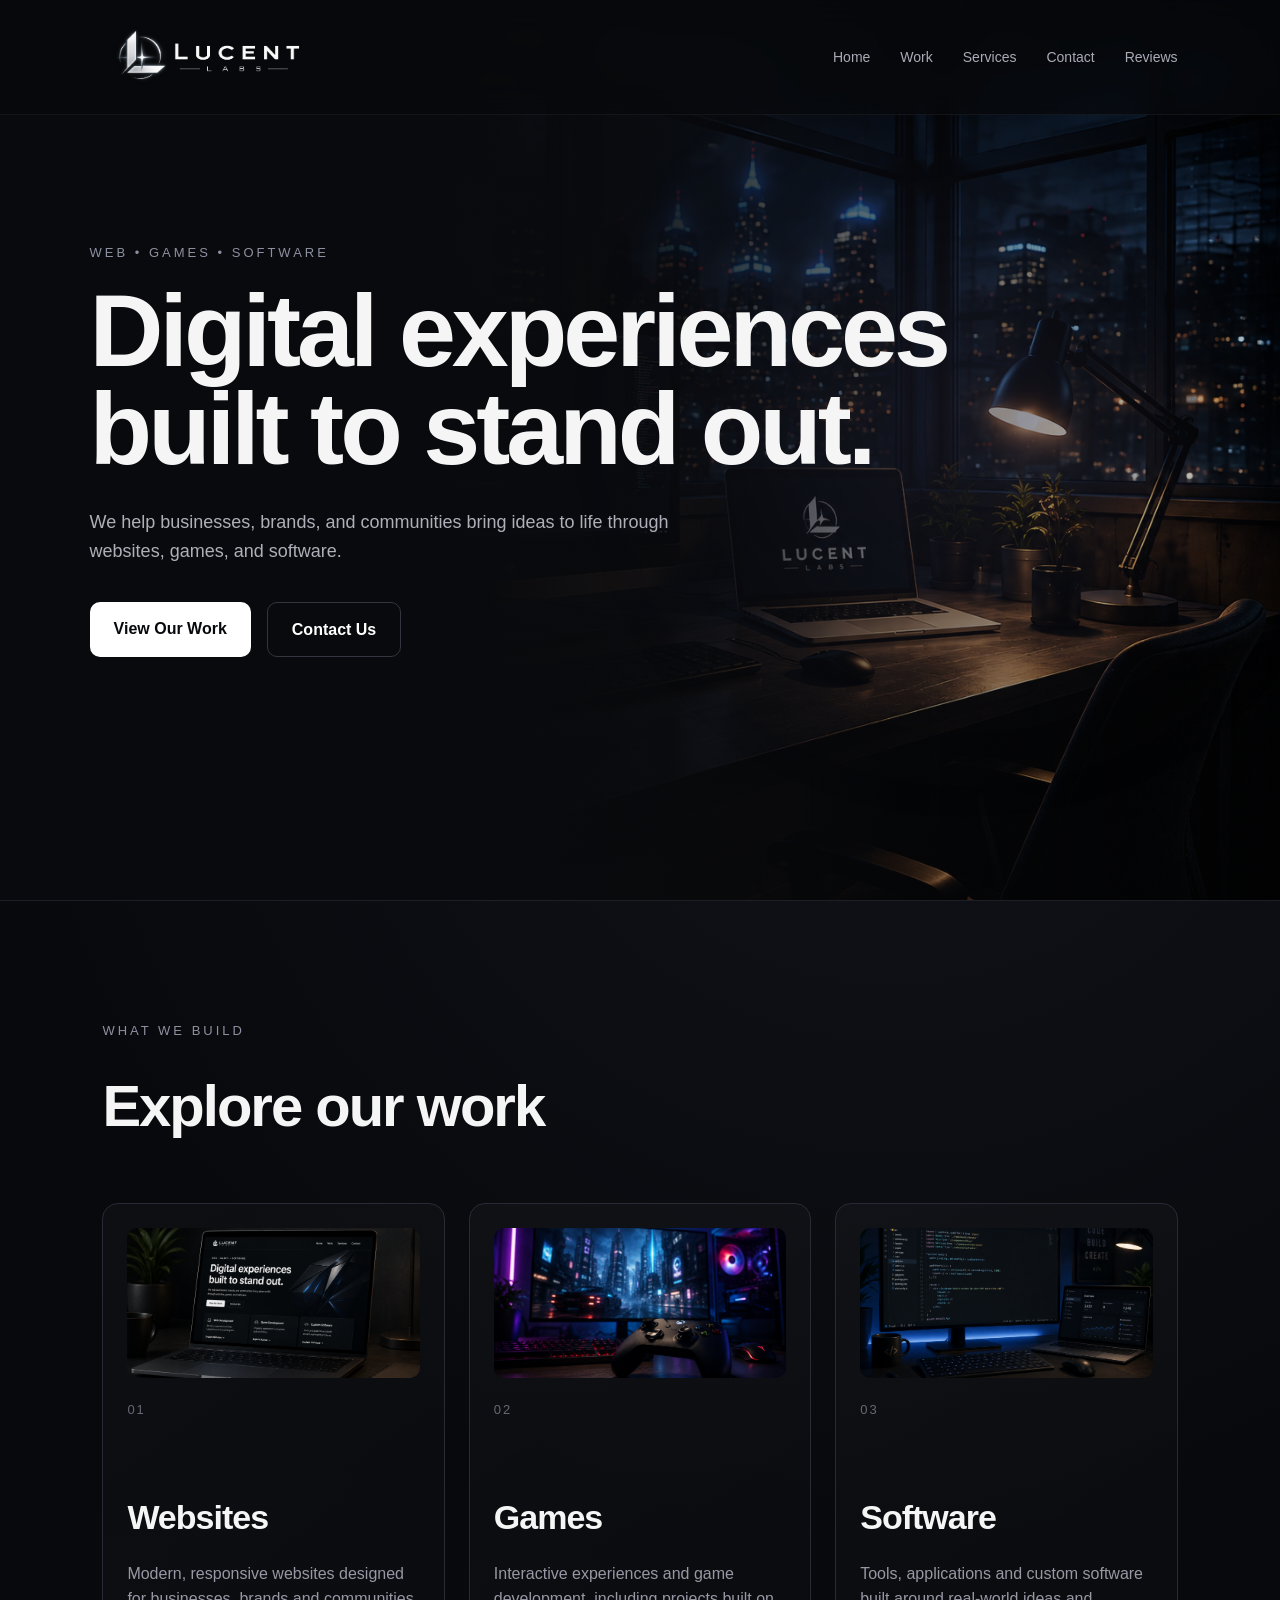
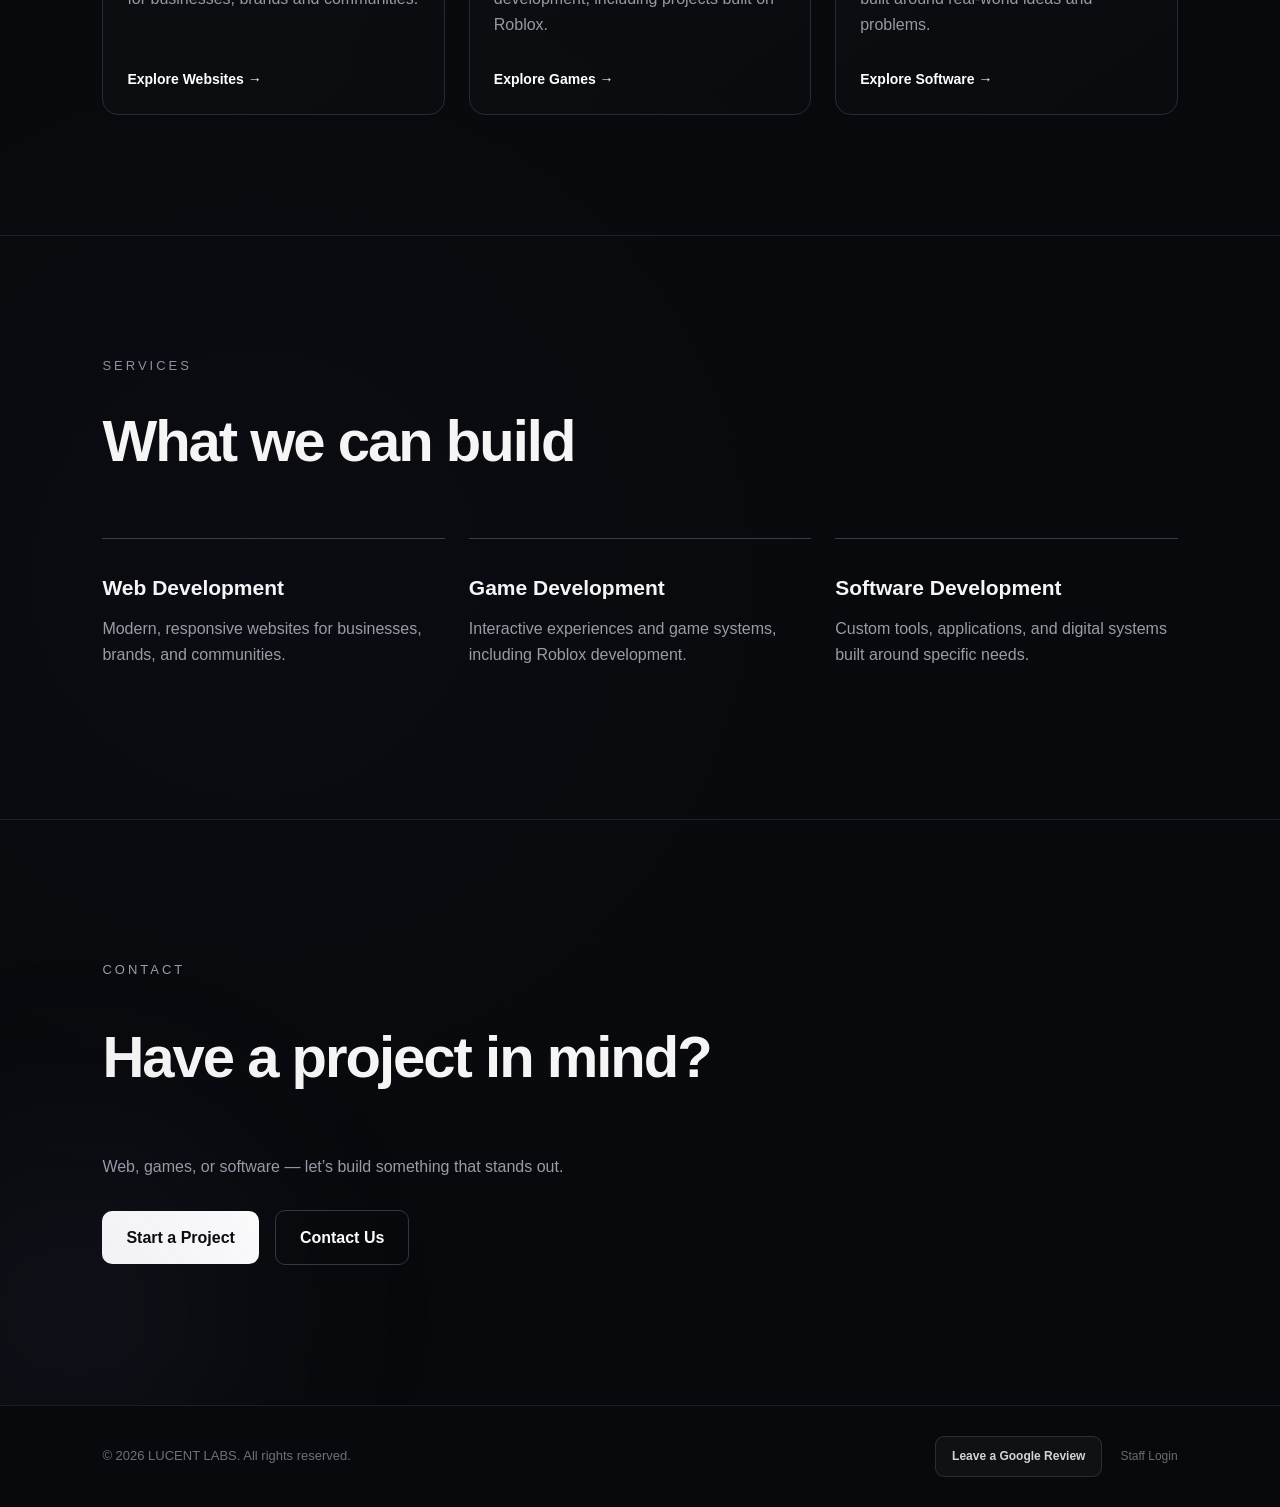
<file: index.html>
<!DOCTYPE html>

<html lang="en">

<head>

    <meta charset="UTF-8">

    <meta
        name="viewport"
        content="width=device-width, initial-scale=1.0"
    >

    <title>Lucent Labs | Digital Development</title>

    <link
        rel="stylesheet"
        href="style.css"
    >

</head>

<body>


    <!-- =========================================
         NAVIGATION
    ========================================== -->

    <nav class="navbar">

        <a
            href="index.html"
            class="brand-logo"
        >

            <img
                src="images/lucent-logo.png"
                alt="Lucent Labs"
            >

        </a>


        <!-- DESKTOP NAVIGATION -->

        <div class="nav-links">

            <a href="#home">
                Home
            </a>

            <a href="#work">
                Work
            </a>

            <a href="#services">
                Services
            </a>

            <a href="#contact">
                Contact
            </a>

            <a
                href="https://g.page/r/CYPL7kYUs7mAEBM/review"
                target="_blank"
                rel="noopener noreferrer"
            >
                Reviews
            </a>

        </div>


        <!-- MOBILE MENU BUTTON -->

        <button
            class="mobile-menu-button"
            id="mobileMenuButton"
            aria-label="Open navigation"
            aria-expanded="false"
        >

            <span></span>
            <span></span>
            <span></span>

        </button>

    </nav>


    <!-- =========================================
         MOBILE MENU OVERLAY
    ========================================== -->

    <div
        class="mobile-menu-overlay"
        id="mobileMenuOverlay"
    ></div>


    <!-- =========================================
         MOBILE SIDE MENU
    ========================================== -->

    <aside
        class="mobile-menu"
        id="mobileMenu"
        aria-hidden="true"
    >

        <div class="mobile-menu-top">

            <div>

                <span class="mobile-menu-label">
                    LUCENT LABS
                </span>

                <p>
                    Navigation
                </p>

            </div>


            <button
                class="mobile-menu-close"
                id="mobileMenuClose"
                aria-label="Close navigation"
            >
                ×
            </button>

        </div>


        <nav class="mobile-menu-nav">

            <a href="#home">

                <span>
                    01
                </span>

                <strong>
                    Home
                </strong>

            </a>


            <a href="#work">

                <span>
                    02
                </span>

                <strong>
                    Our Work
                </strong>

            </a>


            <a href="#services">

                <span>
                    03
                </span>

                <strong>
                    Services
                </strong>

            </a>


            <a href="websites.html">

                <span>
                    04
                </span>

                <strong>
                    Websites
                </strong>

            </a>


            <a href="games.html">

                <span>
                    05
                </span>

                <strong>
                    Games
                </strong>

            </a>


            <a href="software.html">

                <span>
                    06
                </span>

                <strong>
                    Software
                </strong>

            </a>


            <a href="#contact">

                <span>
                    07
                </span>

                <strong>
                    Contact
                </strong>

            </a>


            <a
                href="https://g.page/r/CYPL7kYUs7mAEBM/review"
                target="_blank"
                rel="noopener noreferrer"
            >

                <span>
                    08
                </span>

                <strong>
                    Reviews
                </strong>

            </a>

        </nav>


        <div class="mobile-menu-footer">

            <span>
                WEB • GAMES • SOFTWARE
            </span>

            <span>
                © 2026
            </span>

        </div>

    </aside>


    <!-- =========================================
         HERO
    ========================================== -->

    <section
        class="hero"
        id="home"
    >

        <div class="hero-content">

            <p class="hero-label">
                WEB • GAMES • SOFTWARE
            </p>

            <h1>
                Digital experiences built to stand out.
            </h1>

            <p class="hero-description">

                We help businesses, brands, and communities bring
                ideas to life through websites, games, and software.

            </p>


            <div class="hero-buttons">

                <a
                    href="#work"
                    class="button primary-button"
                >
                    View Our Work
                </a>

                <a
                    href="#contact"
                    class="button secondary-button"
                >
                    Contact Us
                </a>

            </div>

        </div>

    </section>


    <!-- =========================================
         WORK
    ========================================== -->

    <section
        class="section"
        id="work"
    >

        <p class="section-label">
            WHAT WE BUILD
        </p>

        <h2>
            Explore our work
        </h2>


        <div class="work-categories">


            <!-- WEBSITES -->

            <div class="work-category">

                <div class="category-image">

                    <img
                        src="images/websites-preview.png"
                        alt="Website development"
                    >

                </div>


                <span class="category-number">
                    01
                </span>

                <h3>
                    Websites
                </h3>

                <p>
                    Modern, responsive websites designed for
                    businesses, brands and communities.
                </p>

                <a href="websites.html">
                    Explore Websites →
                </a>

            </div>


            <!-- GAMES -->

            <div class="work-category">

                <div class="category-image">

                    <img
                        src="images/games-preview.png"
                        alt="Game development"
                    >

                </div>

                <span class="category-number">
                    02
                </span>

                <h3>
                    Games
                </h3>

                <p>
                    Interactive experiences and game development,
                    including projects built on Roblox.
                </p>

                <a href="games.html">
                    Explore Games →
                </a>

            </div>


            <!-- SOFTWARE -->

            <div class="work-category">

                <div class="category-image">

                    <img
                        src="images/software-preview.png"
                        alt="Software development"
                    >

                </div>

                <span class="category-number">
                    03
                </span>

                <h3>
                    Software
                </h3>

                <p>
                    Tools, applications and custom software built
                    around real-world ideas and problems.
                </p>

                <a href="software.html">
                    Explore Software →
                </a>

            </div>

        </div>

    </section>


    <!-- =========================================
         SERVICES
    ========================================== -->

    <section
        class="section"
        id="services"
    >

        <p class="section-label">
            SERVICES
        </p>

        <h2>
            What we can build
        </h2>


        <div class="services">


            <div class="service">

                <h3>
                    Web Development
                </h3>

                <p>
                    Modern, responsive websites for businesses,
                    brands, and communities.
                </p>

            </div>


            <div class="service">

                <h3>
                    Game Development
                </h3>

                <p>
                    Interactive experiences and game systems,
                    including Roblox development.
                </p>

            </div>


            <div class="service">

                <h3>
                    Software Development
                </h3>

                <p>
                    Custom tools, applications, and digital systems
                    built around specific needs.
                </p>

            </div>

        </div>

    </section>


    <!-- =========================================
         CONTACT
    ========================================== -->

    <section
        class="contact"
        id="contact"
    >

        <p class="section-label">
            CONTACT
        </p>

        <h2>
            Have a project in mind?
        </h2>

        <p>
            Web, games, or software — let’s build something
            that stands out.
        </p>

        <div class="contact-buttons">

            <a
                href="start-project.html"
                class="button primary-button"
            >
                Start a Project
            </a>

            <a
                href="contact.html"
                class="button secondary-button"
            >
                Contact Us
            </a>

        </div>

    </section>


    <!-- =========================================
         FOOTER
    ========================================== -->

    <footer>

        <p>
            © 2026 LUCENT LABS. All rights reserved.
        </p>

        <a
            href="https://g.page/r/CYPL7kYUs7mAEBM/review"
            class="review-link"
            target="_blank"
            rel="noopener noreferrer"
        >
            Leave a Google Review
        </a>

        <a
            href="/admin/"
            class="staff-login-link"
        >
            Staff Login
        </a>

    </footer>


    <script src="script.js"></script>

</body>

</html>
</file>
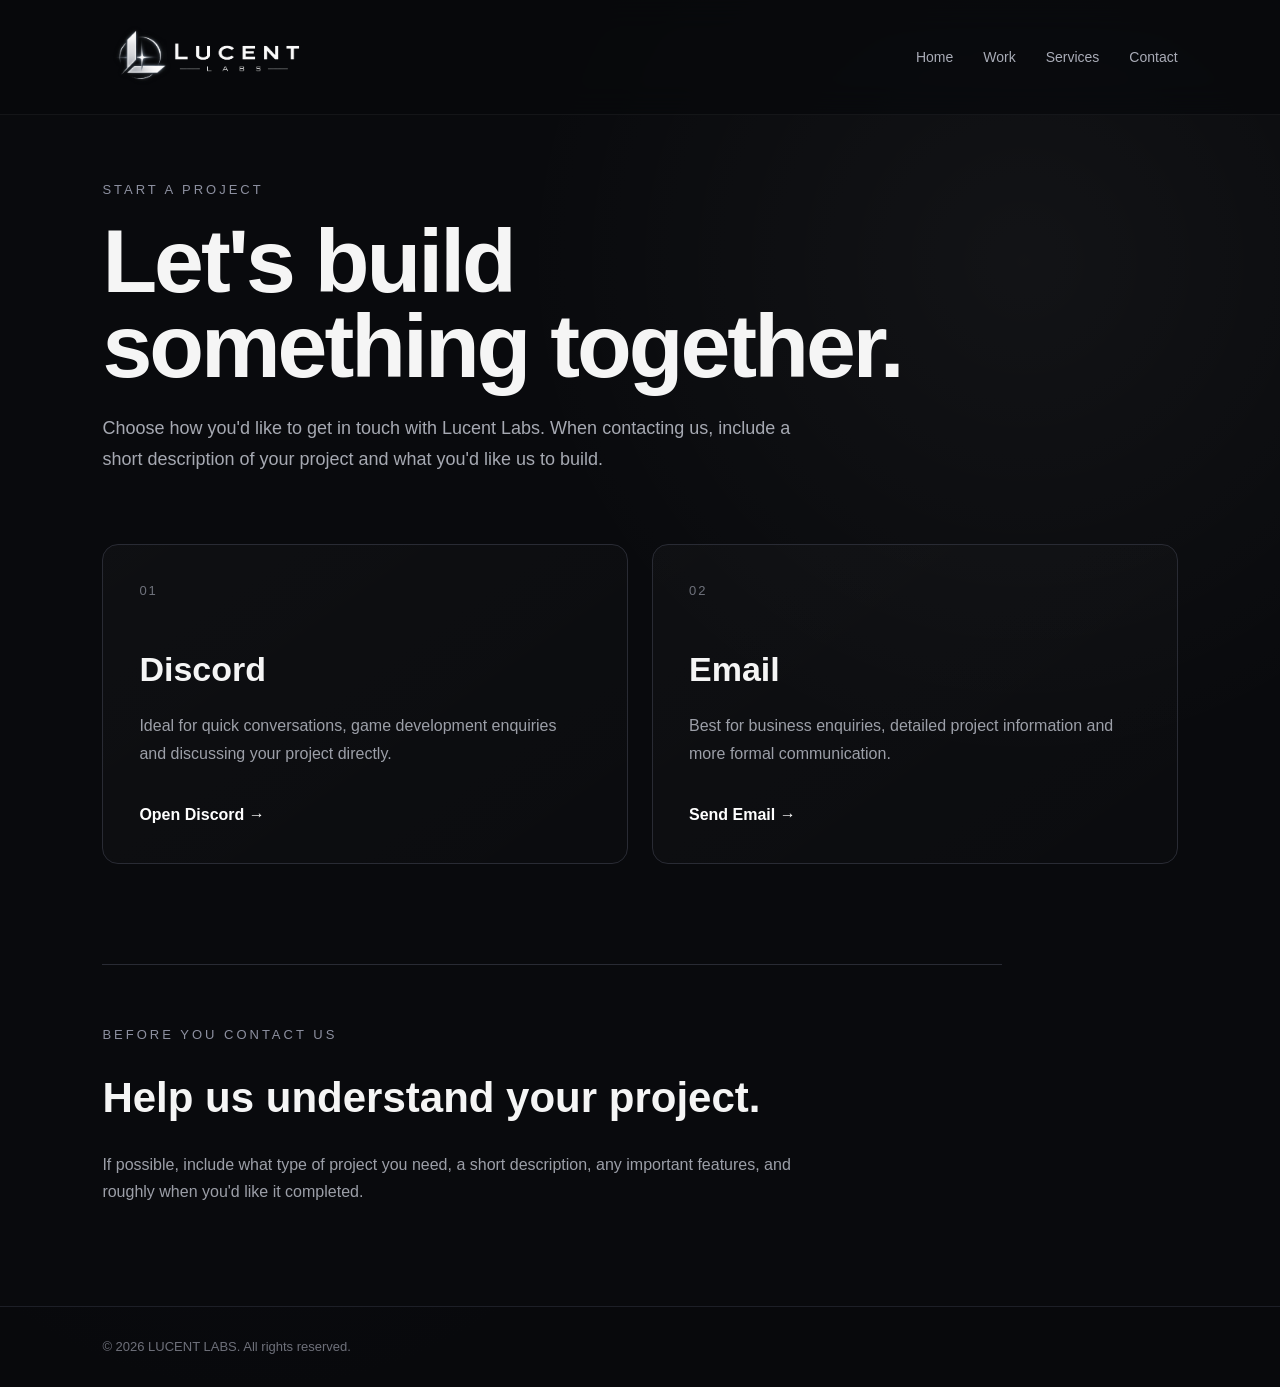
<file: contact.html>
<!DOCTYPE html>
<html lang="en">

<head>
    <meta charset="UTF-8">

    <meta
        name="viewport"
        content="width=device-width, initial-scale=1.0"
    >

    <title>Contact | Lucent Labs</title>

    <link
        rel="stylesheet"
        href="style.css"
    >
</head>

<body>

    <!-- NAVIGATION -->
    <nav class="navbar">

        <a href="index.html" class="brand-logo">
            <img
                src="images/lucent-logo.png"
                alt="Lucent Labs"
            >
        </a>

        <div class="nav-links">
            <a href="index.html">Home</a>
            <a href="index.html#work">Work</a>
            <a href="index.html#services">Services</a>
            <a href="contact.html">Contact</a>
        </div>

    </nav>


    <!-- CONTACT PAGE -->
    <main class="contact-page">

        <p class="section-label">
            START A PROJECT
        </p>

        <h1>
            Let's build something together.
        </h1>

        <p class="contact-intro">
            Choose how you'd like to get in touch with Lucent Labs.
            When contacting us, include a short description of your
            project and what you'd like us to build.
        </p>


        <div class="contact-options">

            <!-- DISCORD -->
            <div class="contact-card">

                <span class="contact-number">
                    01
                </span>

                <h2>
                    Discord
                </h2>

                <p>
                    Ideal for quick conversations, game development
                    enquiries and discussing your project directly.
                </p>

                <a
                    href="https://discord.gg/aFPRVxVKpf"
                    class="contact-link"
                    target="_blank"
                >
                    Open Discord →
                </a>

            </div>


            <!-- EMAIL -->
            <div class="contact-card">

                <span class="contact-number">
                    02
                </span>

                <h2>
                    Email
                </h2>

                <p>
                    Best for business enquiries, detailed project
                    information and more formal communication.
                </p>

                <a
                    href="mailto:lucentlabsofficial@gmail.com"
                    class="contact-link"
                >
                    Send Email →
                </a>

            </div>

        </div>


        <!-- PROJECT INFO -->
        <div class="contact-note">

            <p class="section-label">
                BEFORE YOU CONTACT US
            </p>

            <h2>
                Help us understand your project.
            </h2>

            <p>
                If possible, include what type of project you need,
                a short description, any important features,
                and roughly when you'd like it completed.
            </p>

        </div>

    </main>


    <!-- FOOTER -->
    <footer>
        <p>
            © 2026 LUCENT LABS. All rights reserved.
        </p>
    </footer>

</body>

</html>
</file>
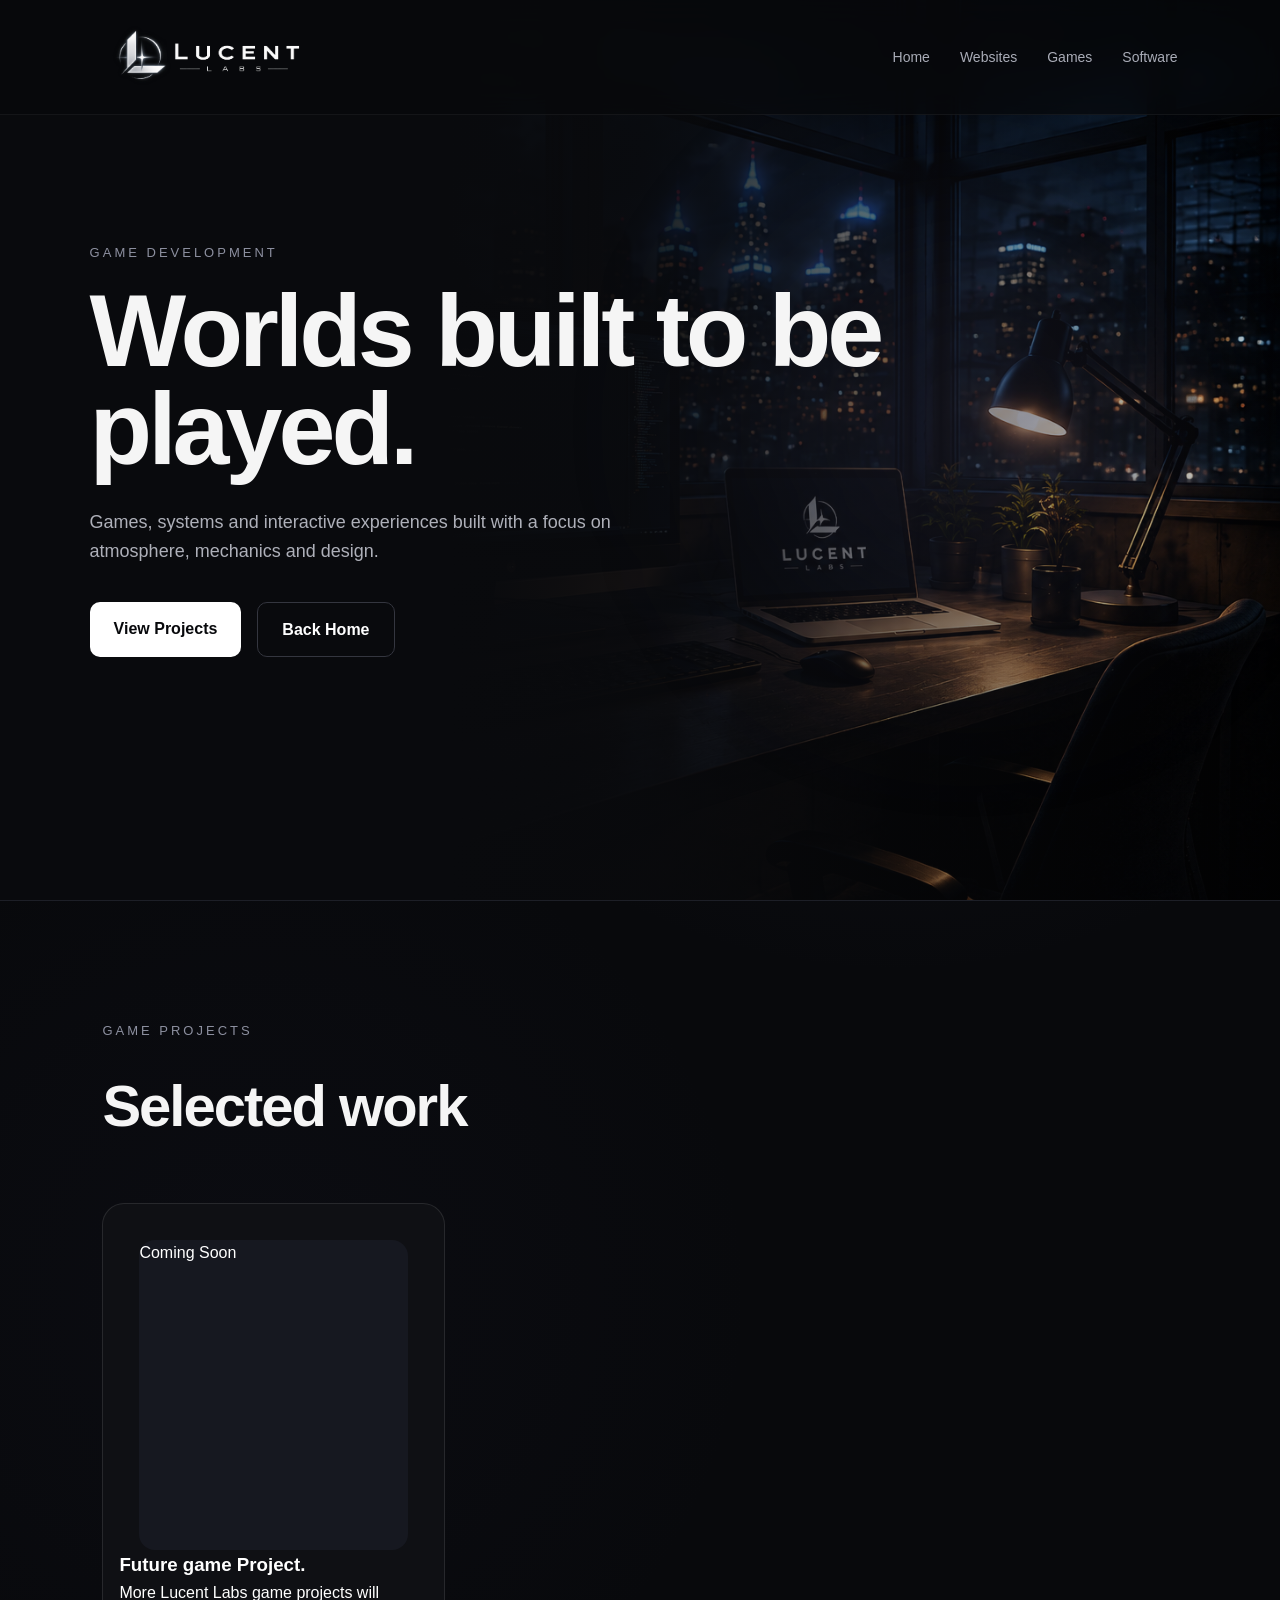
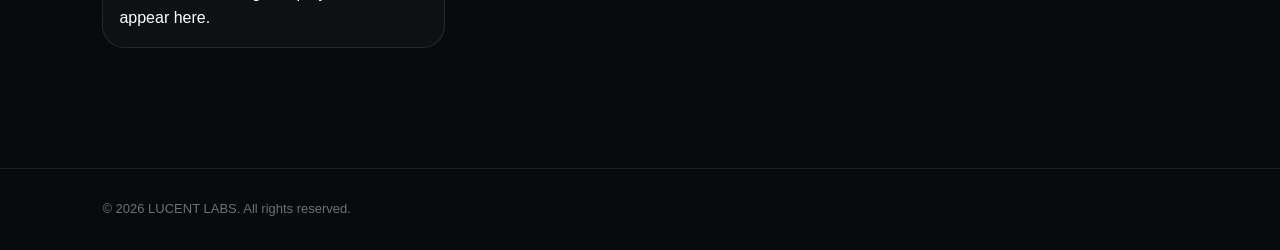
<file: games.html>
<!DOCTYPE html>
<html lang="en">

<head>
    <meta charset="UTF-8">

    <meta
        name="viewport"
        content="width=device-width, initial-scale=1.0"
    >

    <title>LUCENT LABS | Games</title>

    <link
        rel="stylesheet"
        href="style.css"
    >
</head>

<body>

    <nav class="navbar">

        <a href="index.html" class="brand-logo">
    <img src="images/lucent-logo.png" alt="Lucent Labs">
</a>

        <div class="nav-links">
            <a href="index.html">Home</a>
            <a href="websites.html">Websites</a>
            <a href="games.html">Games</a>
            <a href="software.html">Software</a>
        </div>

    </nav>


    <section class="hero">

        <div class="hero-content">

            <p class="hero-label">
                GAME DEVELOPMENT
            </p>

            <h1>
                Worlds built
                to be played.
            </h1>

            <p class="hero-description">
                Games, systems and interactive experiences built
                with a focus on atmosphere, mechanics and design.
            </p>

            <div class="hero-buttons">

                <a
                    href="#projects"
                    class="button primary-button"
                >
                    View Projects
                </a>

                <a
                    href="index.html"
                    class="button secondary-button"
                >
                    Back Home
                </a>

            </div>

        </div>

    </section>


    <section
        class="section"
        id="projects"
    >

        <p class="section-label">
            GAME PROJECTS
        </p>

        <h2>
            Selected work
        </h2>

        <div class="projects">

            <div class="project-card">

                <div class="project-image">
                    Coming Soon
                </div>

                <h3>
                    Future game Project.
                </h3>

                <p>
                    More Lucent Labs game projects will appear here.
                </p>

            </div>

        </div>

    </section>


    <footer>
        <p>
            © 2026 LUCENT LABS. All rights reserved.
        </p>
    </footer>


    <script src="script.js"></script>

</body>

</html>
</file>
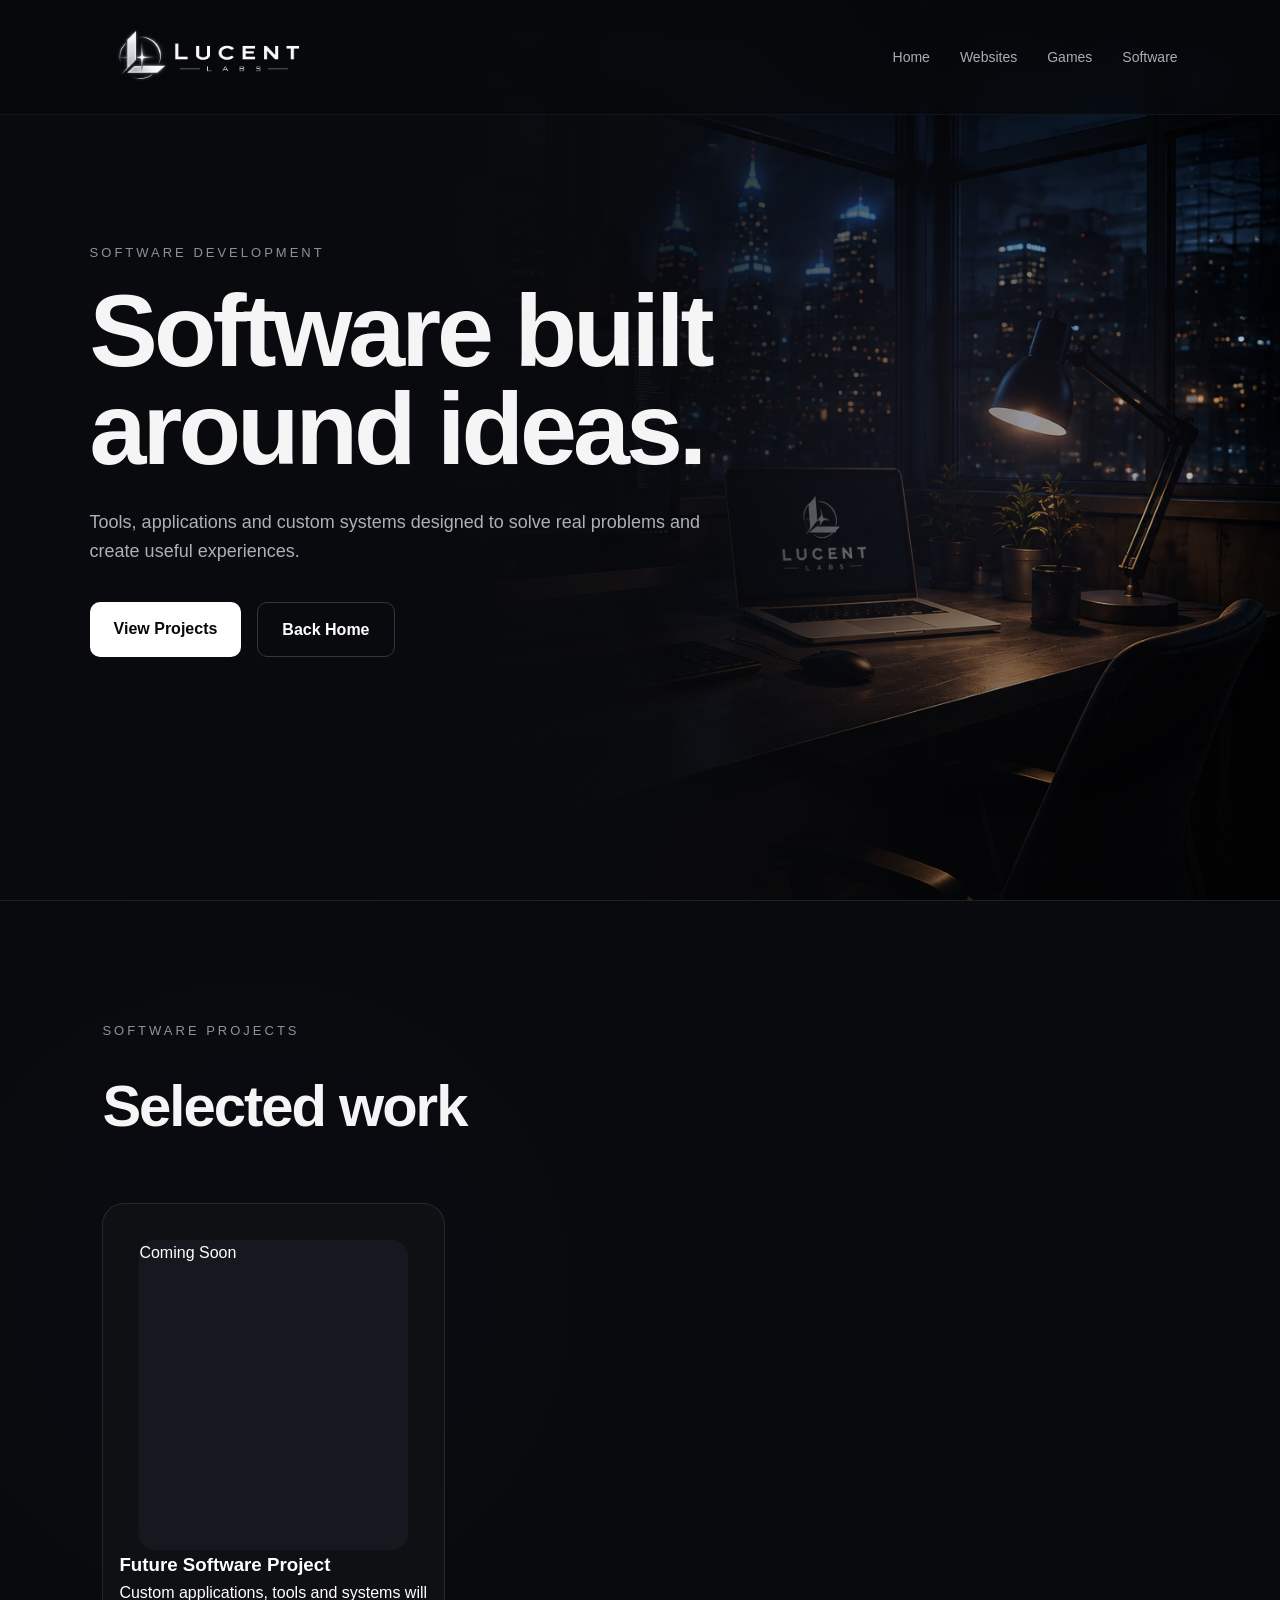
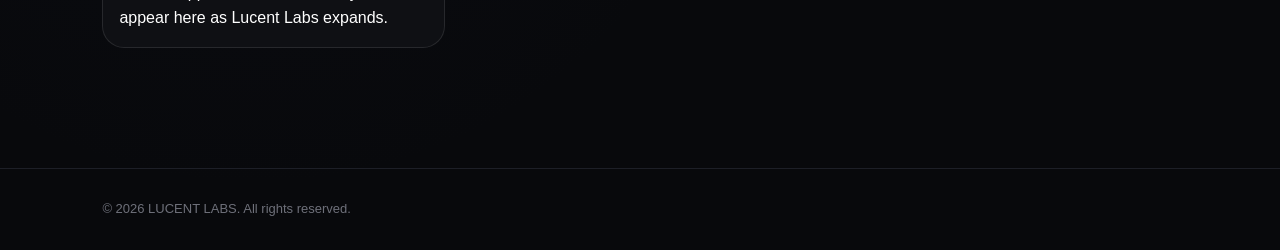
<file: software.html>
<!DOCTYPE html>
<html lang="en">

<head>
    <meta charset="UTF-8">

    <meta
        name="viewport"
        content="width=device-width, initial-scale=1.0"
    >

    <title>LUCENT LABS | Software</title>

    <link
        rel="stylesheet"
        href="style.css"
    >
</head>

<body>

    <nav class="navbar">

        <a href="index.html" class="brand-logo">
    <img src="images/lucent-logo.png" alt="Lucent Labs">
</a>

        <div class="nav-links">
            <a href="index.html">Home</a>
            <a href="websites.html">Websites</a>
            <a href="games.html">Games</a>
            <a href="software.html">Software</a>
        </div>

    </nav>


    <section class="hero">

        <div class="hero-content">

            <p class="hero-label">
                SOFTWARE DEVELOPMENT
            </p>

            <h1>
                Software built
                around ideas.
            </h1>

            <p class="hero-description">
                Tools, applications and custom systems designed
                to solve real problems and create useful experiences.
            </p>

            <div class="hero-buttons">

                <a
                    href="#projects"
                    class="button primary-button"
                >
                    View Projects
                </a>

                <a
                    href="index.html"
                    class="button secondary-button"
                >
                    Back Home
                </a>

            </div>

        </div>

    </section>


    <section
        class="section"
        id="projects"
    >

        <p class="section-label">
            SOFTWARE PROJECTS
        </p>

        <h2>
            Selected work
        </h2>

        <div class="projects">

            <div class="project-card">

                <div class="project-image">
                    Coming Soon
                </div>

                <h3>
                    Future Software Project
                </h3>

                <p>
                    Custom applications, tools and systems
                    will appear here as Lucent Labs expands.
                </p>

            </div>

        </div>

    </section>


    <footer>
        <p>
            © 2026 LUCENT LABS. All rights reserved.
        </p>
    </footer>


    <script src="script.js"></script>

</body>

</html>
</file>
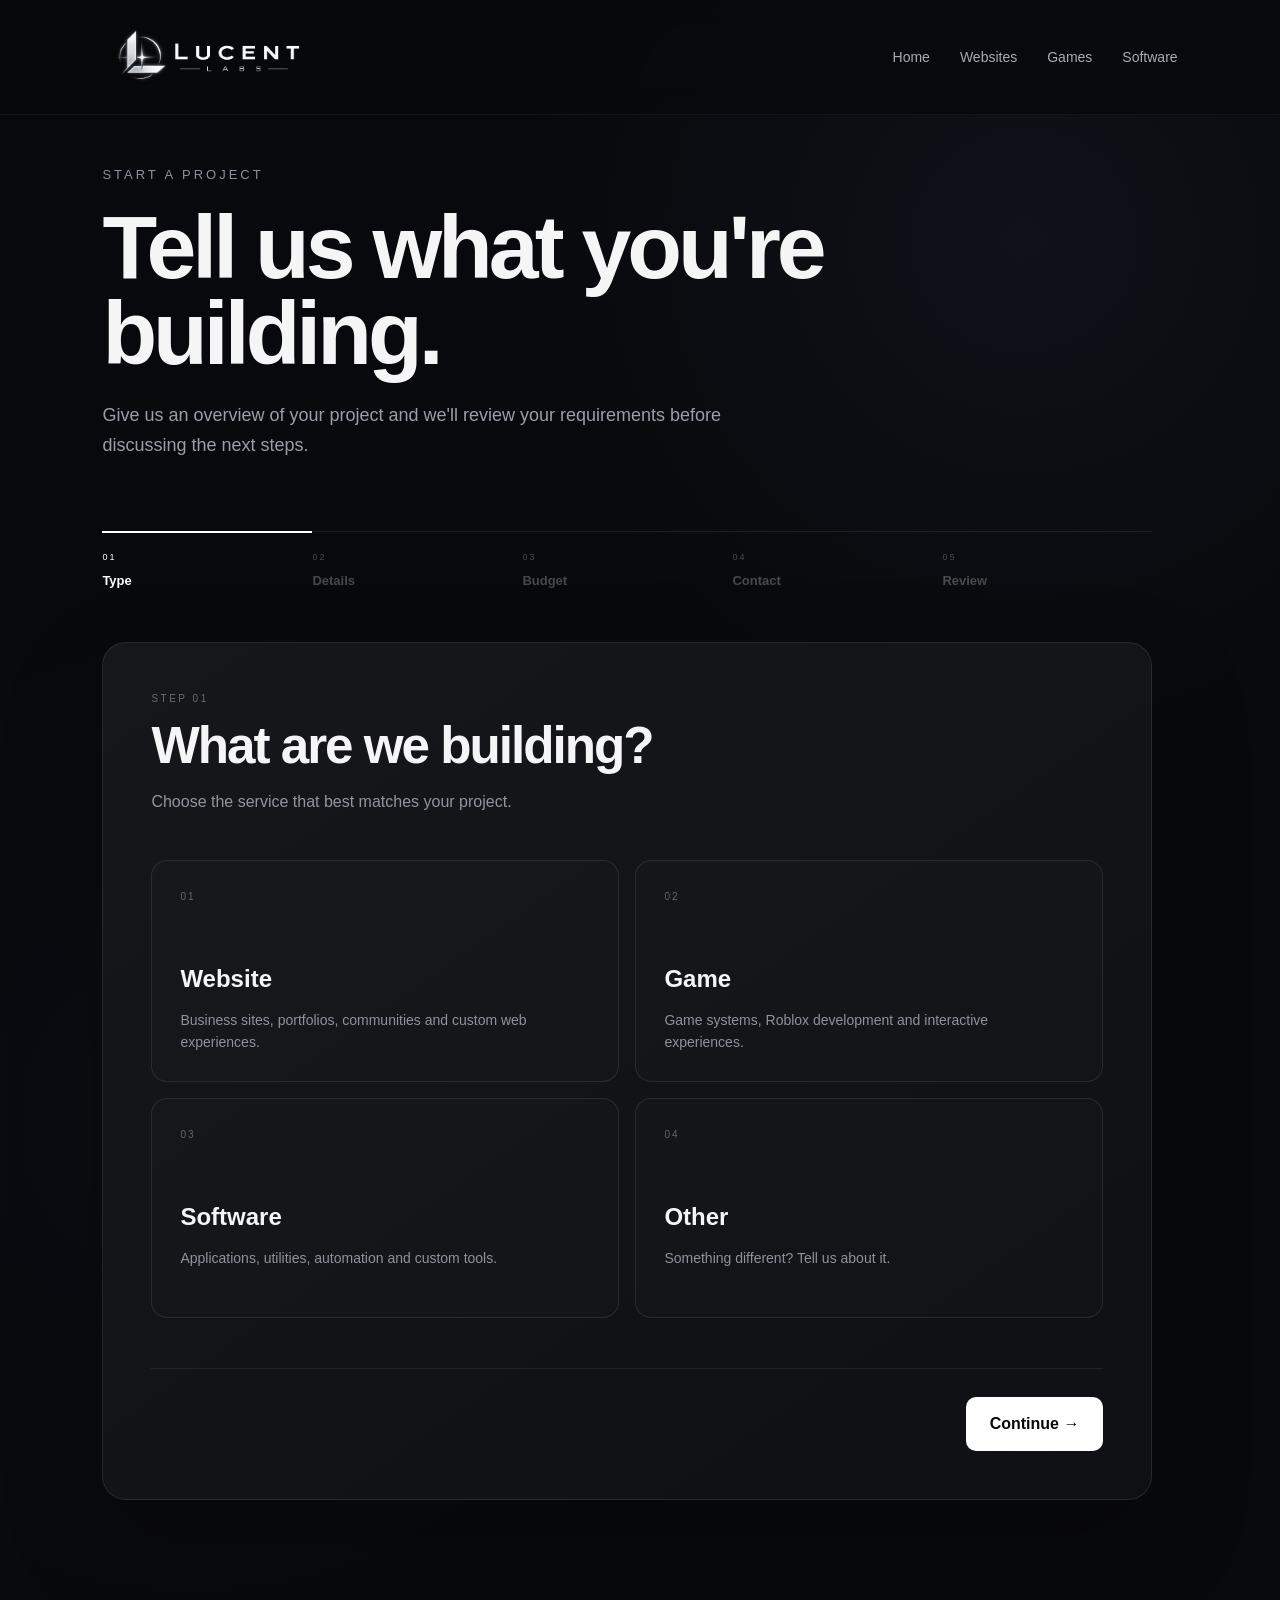
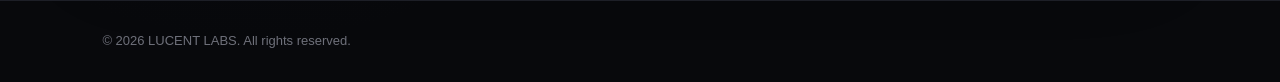
<file: start-project.html>
<!DOCTYPE html>

<html lang="en">

<head>

    <meta charset="UTF-8">

    <meta
        name="viewport"
        content="width=device-width, initial-scale=1.0"
    >

    <meta
        name="description"
        content="Start a project with Lucent Labs."
    >

    <title>Start a Project | Lucent Labs</title>

    <link
        rel="stylesheet"
        href="style.css"
    >

<script
    src="https://challenges.cloudflare.com/turnstile/v0/api.js"
    async
    defer
></script>

</head>

<body>


    <!-- =============================================
         NAVIGATION
    ============================================== -->

    <nav class="navbar">

        <a
            href="index.html"
            class="brand-logo"
        >

            <img
                src="images/lucent-logo.png"
                alt="Lucent Labs"
            >

        </a>


        <div class="nav-links">

            <a href="index.html">
                Home
            </a>

            <a href="websites.html">
                Websites
            </a>

            <a href="games.html">
                Games
            </a>

            <a href="software.html">
                Software
            </a>

        </div>


        <button
            class="mobile-menu-button"
            id="mobileMenuButton"
            aria-label="Open navigation"
            aria-expanded="false"
        >

            <span></span>
            <span></span>
            <span></span>

        </button>

    </nav>


    <!-- =============================================
         MOBILE OVERLAY
    ============================================== -->

    <div
        class="mobile-menu-overlay"
        id="mobileMenuOverlay"
    ></div>


    <!-- =============================================
         MOBILE MENU
    ============================================== -->

    <aside
        class="mobile-menu"
        id="mobileMenu"
        aria-hidden="true"
    >

        <div class="mobile-menu-top">

            <div>

                <span class="mobile-menu-label">
                    LUCENT LABS
                </span>

                <p>
                    Navigation
                </p>

            </div>


            <button
                class="mobile-menu-close"
                id="mobileMenuClose"
                aria-label="Close navigation"
            >
                ×
            </button>

        </div>


        <nav class="mobile-menu-nav">

            <a href="index.html">
                <span>01</span>
                <strong>Home</strong>
            </a>

            <a href="websites.html">
                <span>02</span>
                <strong>Websites</strong>
            </a>

            <a href="games.html">
                <span>03</span>
                <strong>Games</strong>
            </a>

            <a href="software.html">
                <span>04</span>
                <strong>Software</strong>
            </a>

            <a href="start-project.html">
                <span>05</span>
                <strong>Start a Project</strong>
            </a>

        </nav>


        <div class="mobile-menu-footer">

            <span>
                WEB • GAMES • SOFTWARE
            </span>

            <span>
                © 2026
            </span>

        </div>

    </aside>


    <!-- =============================================
         PROJECT ENQUIRY
    ============================================== -->

    <main class="project-enquiry">


        <!-- HEADER -->

        <div class="project-enquiry-header">

            <p class="section-label">
                START A PROJECT
            </p>

            <h1>
                Tell us what you're building.
            </h1>

            <p>
                Give us an overview of your project and we'll review
                your requirements before discussing the next steps.
            </p>

        </div>


        <!-- =========================================
             PROGRESS
        ========================================== -->

        <div
            class="project-progress"
            id="projectProgress"
        >

            <div
                class="progress-item active"
                data-progress="1"
            >

                <span>
                    01
                </span>

                <p>
                    Type
                </p>

            </div>


            <div
                class="progress-item"
                data-progress="2"
            >

                <span>
                    02
                </span>

                <p>
                    Details
                </p>

            </div>


            <div
                class="progress-item"
                data-progress="3"
            >

                <span>
                    03
                </span>

                <p>
                    Budget
                </p>

            </div>


            <div
                class="progress-item"
                data-progress="4"
            >

                <span>
                    04
                </span>

                <p>
                    Contact
                </p>

            </div>


            <div
                class="progress-item"
                data-progress="5"
            >

                <span>
                    05
                </span>

                <p>
                    Review
                </p>

            </div>

        </div>


        <!-- =========================================
             FORM
        ========================================== -->

        <form
            id="projectForm"
            class="project-form"
        >


            <!-- =====================================
                 STEP 1
            ====================================== -->

            <section
                class="form-step active"
                data-step="1"
            >

                <div class="form-step-heading">

                    <span>
                        STEP 01
                    </span>

                    <h2>
                        What are we building?
                    </h2>

                    <p>
                        Choose the service that best matches
                        your project.
                    </p>

                </div>


                <div class="project-type-grid">


                    <label class="project-type-card">

                        <input
                            type="radio"
                            name="projectType"
                            value="Website"
                            required
                        >

                        <span class="project-type-number">
                            01
                        </span>

                        <strong>
                            Website
                        </strong>

                        <p>
                            Business sites, portfolios,
                            communities and custom web experiences.
                        </p>

                    </label>


                    <label class="project-type-card">

                        <input
                            type="radio"
                            name="projectType"
                            value="Game"
                        >

                        <span class="project-type-number">
                            02
                        </span>

                        <strong>
                            Game
                        </strong>

                        <p>
                            Game systems, Roblox development
                            and interactive experiences.
                        </p>

                    </label>


                    <label class="project-type-card">

                        <input
                            type="radio"
                            name="projectType"
                            value="Software"
                        >

                        <span class="project-type-number">
                            03
                        </span>

                        <strong>
                            Software
                        </strong>

                        <p>
                            Applications, utilities,
                            automation and custom tools.
                        </p>

                    </label>


                    <label class="project-type-card">

                        <input
                            type="radio"
                            name="projectType"
                            value="Other"
                        >

                        <span class="project-type-number">
                            04
                        </span>

                        <strong>
                            Other
                        </strong>

                        <p>
                            Something different?
                            Tell us about it.
                        </p>

                    </label>

                </div>


                <div class="form-actions">

                    <span></span>

                    <button
                        type="button"
                        class="button primary-button next-step"
                    >
                        Continue →
                    </button>

                </div>

            </section>


            <!-- =====================================
                 STEP 2
            ====================================== -->

            <section
                class="form-step"
                data-step="2"
            >

                <div class="form-step-heading">

                    <span>
                        STEP 02
                    </span>

                    <h2>
                        Tell us about the project.
                    </h2>

                    <p>
                        The more information you provide,
                        the easier it is for us to understand
                        what you're looking for.
                    </p>

                </div>


                <div class="form-fields">


                    <div class="form-group">

                        <label for="projectName">
                            Project name
                        </label>

                        <input
                            type="text"
                            id="projectName"
                            name="projectName"
                            placeholder="e.g. Nova Clothing"
                            maxlength="80"
                            required
                        >

                    </div>


                    <div class="form-group">

                        <label for="projectDescription">
                            Project description
                        </label>

                        <textarea
                            id="projectDescription"
                            name="projectDescription"
                            placeholder="Tell us what you'd like us to build..."
                            maxlength="1500"
                            required
                        ></textarea>

                        <small>
                            Include the purpose of the project,
                            who it's for and what you'd like it to do.
                        </small>

                    </div>


                    <div class="form-group">

                        <label for="projectFeatures">
                            Features or requirements
                        </label>

                        <textarea
                            id="projectFeatures"
                            name="projectFeatures"
                            placeholder="Login system, gallery, booking page, custom UI..."
                            maxlength="1200"
                        ></textarea>

                    </div>


                    <div class="form-group">

                        <label for="references">

                            References

                            <span>
                                Optional
                            </span>

                        </label>

                        <textarea
                            id="references"
                            name="references"
                            placeholder="Links or examples of designs you like..."
                            maxlength="800"
                        ></textarea>

                    </div>

                </div>


                <div class="form-actions">

                    <button
                        type="button"
                        class="button secondary-button previous-step"
                    >
                        ← Back
                    </button>

                    <button
                        type="button"
                        class="button primary-button next-step"
                    >
                        Continue →
                    </button>

                </div>

            </section>


            <!-- =====================================
                 STEP 3
            ====================================== -->

            <section
                class="form-step"
                data-step="3"
            >

                <div class="form-step-heading">

                    <span>
                        STEP 03
                    </span>

                    <h2>
                        Budget & timescale.
                    </h2>

                    <p>
                        These don't need to be exact.
                        They simply help us understand the scope.
                    </p>

                </div>


                <div class="form-fields">


                    <div class="form-group">

                        <label for="budget">
                            Approximate budget
                        </label>

                        <select
                            id="budget"
                            name="budget"
                            required
                        >

                            <option value="">
                                Select a budget
                            </option>

                            <option value="Under £100">
                                Under £100
                            </option>

                            <option value="£100 - £250">
                                £100 – £250
                            </option>

                            <option value="£250 - £500">
                                £250 – £500
                            </option>

                            <option value="£500 - £1,000">
                                £500 – £1,000
                            </option>

                            <option value="£1,000+">
                                £1,000+
                            </option>

                            <option value="Not sure">
                                Not sure yet
                            </option>

                        </select>

                    </div>


                    <div class="form-group">

                        <label for="deadline">
                            Desired completion
                        </label>

                        <select
                            id="deadline"
                            name="deadline"
                            required
                        >

                            <option value="">
                                Select a timescale
                            </option>

                            <option value="As soon as possible">
                                As soon as possible
                            </option>

                            <option value="1 - 2 weeks">
                                1 – 2 weeks
                            </option>

                            <option value="2 - 4 weeks">
                                2 – 4 weeks
                            </option>

                            <option value="1 - 2 months">
                                1 – 2 months
                            </option>

                            <option value="Flexible">
                                Flexible
                            </option>

                        </select>

                    </div>

                </div>


                <div class="project-note">

                    <span>
                        NOTE
                    </span>

                    <p>
                        The budget and timescale selected here do not
                        represent a final quote or guaranteed completion
                        date. Lucent Labs will review your requirements
                        before confirming project pricing and availability.
                    </p>

                </div>


                <div class="form-actions">

                    <button
                        type="button"
                        class="button secondary-button previous-step"
                    >
                        ← Back
                    </button>

                    <button
                        type="button"
                        class="button primary-button next-step"
                    >
                        Continue →
                    </button>

                </div>

            </section>


            <!-- =====================================
                 STEP 4
            ====================================== -->

            <section
                class="form-step"
                data-step="4"
            >

                <div class="form-step-heading">

                    <span>
                        STEP 04
                    </span>

                    <h2>
                        How can we contact you?
                    </h2>

                    <p>
                        We'll use these details to discuss
                        your enquiry and next steps.
                    </p>

                </div>


                <div class="form-fields">


                    <div class="form-group">

                        <label for="clientName">
                            Name
                        </label>

                        <input
                            type="text"
                            id="clientName"
                            name="clientName"
                            placeholder="Your name"
                            maxlength="80"
                            required
                        >

                    </div>


                    <div class="form-group">

                        <label for="email">
                            Email
                        </label>

                        <input
                            type="email"
                            id="email"
                            name="email"
                            placeholder="you@example.com"
                            maxlength="150"
                            required
                        >

                    </div>


                    <div class="form-group">

                        <label for="discord">

                            Discord username

                            <span>
                                Optional
                            </span>

                        </label>

                        <input
                            type="text"
                            id="discord"
                            name="discord"
                            placeholder="@username"
                            maxlength="80"
                        >

                    </div>


                    <label class="form-checkbox">

                        <input
                            type="checkbox"
                            id="contactConsent"
                            required
                        >

                        <span>
                            I agree that Lucent Labs may use the
                            details above to respond to this project
                            enquiry.
                        </span>

                    </label>

                </div>


                <div class="form-actions">

                    <button
                        type="button"
                        class="button secondary-button previous-step"
                    >
                        ← Back
                    </button>

                    <button
                        type="button"
                        class="button primary-button next-step"
                    >
                        Review Project →
                    </button>

                </div>

            </section>


            <!-- =====================================
                 STEP 5
            ====================================== -->

            <section
                class="form-step"
                data-step="5"
            >

                <div class="form-step-heading">

                    <span>
                        STEP 05
                    </span>

                    <h2>
                        Review your enquiry.
                    </h2>

                    <p>
                        Check everything below before submitting
                        your project to Lucent Labs.
                    </p>

                </div>


                <div
                    class="project-review"
                    id="projectReview"
                ></div>


                <div
                    class="form-error"
                    id="formError"
                    role="alert"
                ></div>

                <div class="turnstile-container">

    <div
        class="cf-turnstile"
        data-sitekey="0x4AAAAAAEsrOS2cary-FGzg"
        data-theme="dark"
    ></div>

</div>


                <div class="form-actions">

                    <button
                        type="button"
                        class="button secondary-button previous-step"
                    >
                        ← Back
                    </button>

                    <button
                        type="submit"
                        class="button primary-button"
                        id="submitProject"
                    >
                        Submit Project
                    </button>

                </div>

            </section>

        </form>


        <!-- =========================================
             SUCCESS SCREEN
        ========================================== -->

        <section
            class="project-success"
            id="projectSuccess"
        >

            <div class="success-icon">
                ✓
            </div>

            <p class="section-label">
                PROJECT RECEIVED
            </p>

            <h2>
                Your enquiry has been submitted.
            </h2>

            <p>
                Thanks for contacting Lucent Labs.
                We'll review your project and contact you
                using the details you provided.
            </p>


            <div class="project-reference">

                <span>
                    PROJECT REFERENCE
                </span>

                <strong id="projectReference">
                    LL-000000
                </strong>

            </div>


            <a
                href="index.html"
                class="button primary-button"
            >
                Return Home
            </a>

        </section>

    </main>


    <!-- =============================================
         FOOTER
    ============================================== -->

    <footer>

        <p>
            © 2026 LUCENT LABS. All rights reserved.
        </p>

    </footer>


    <script src="script.js"></script>

</body>

</html>
</file>
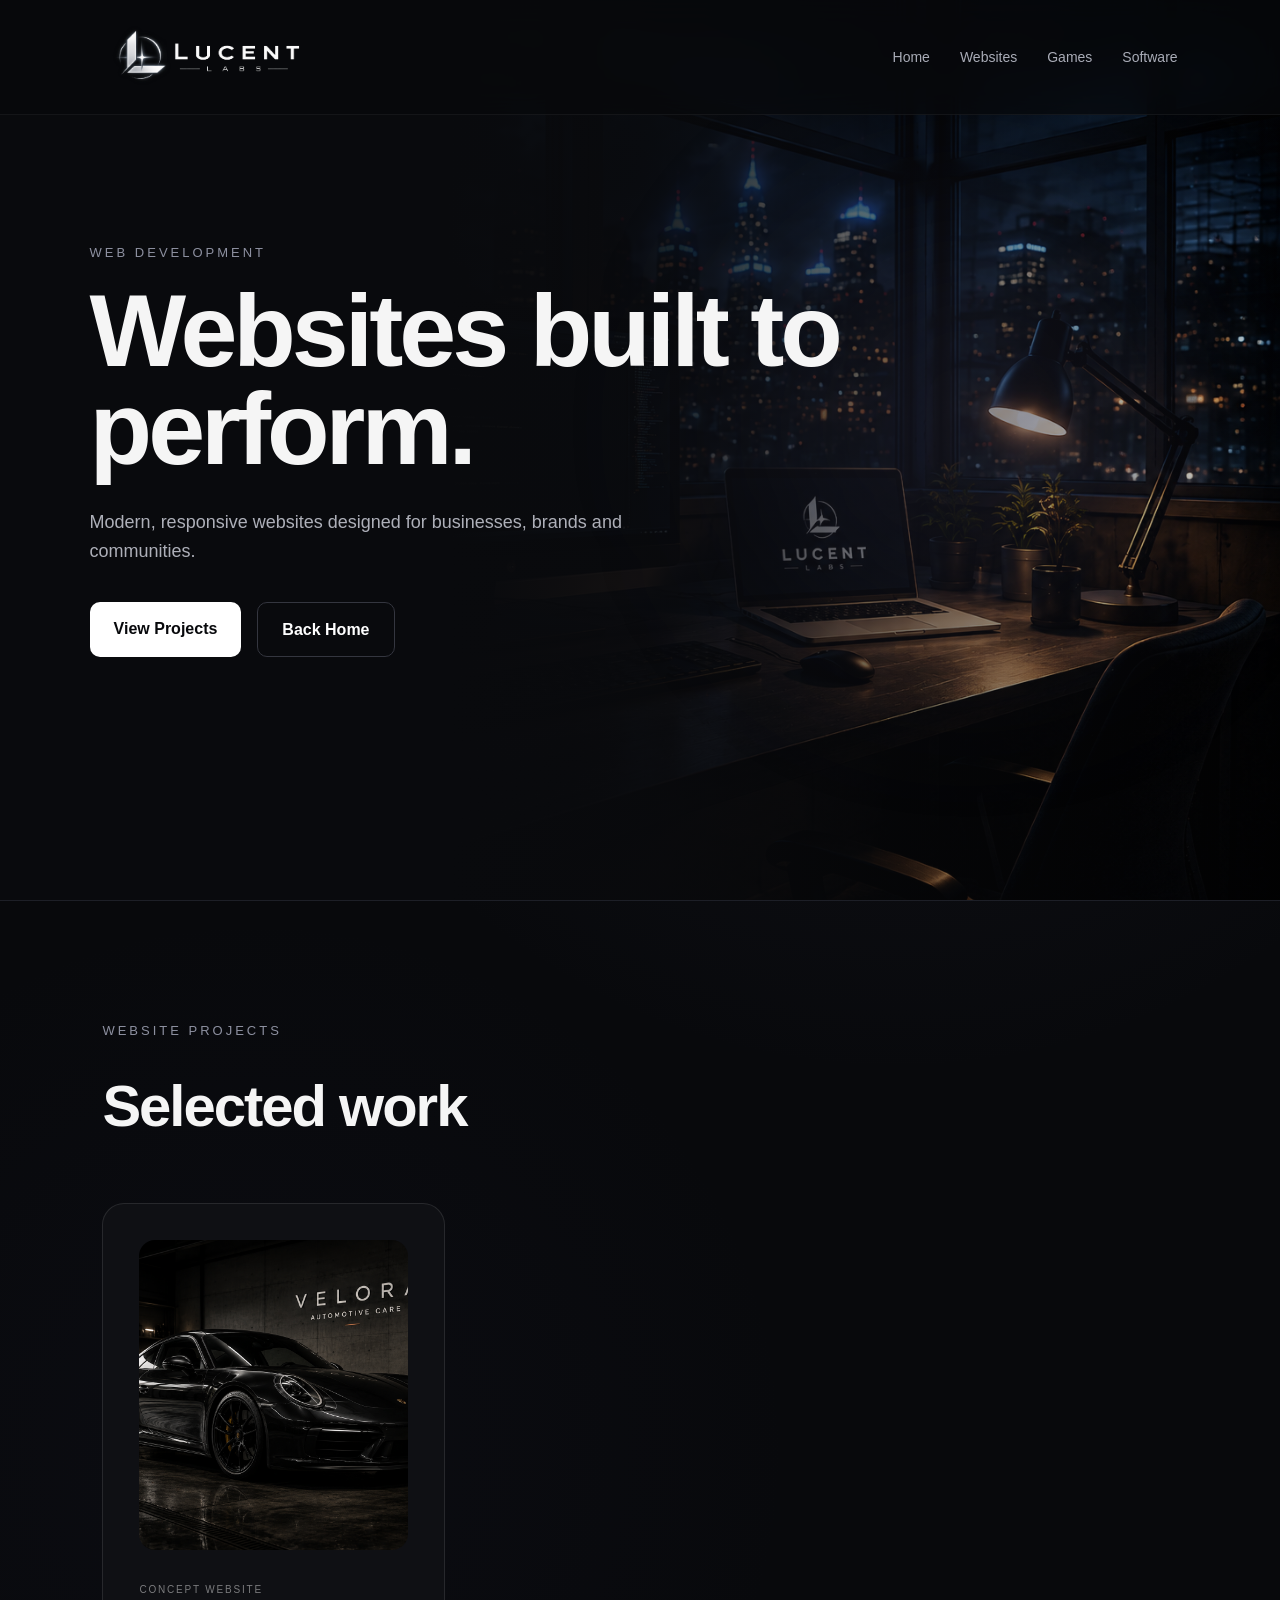
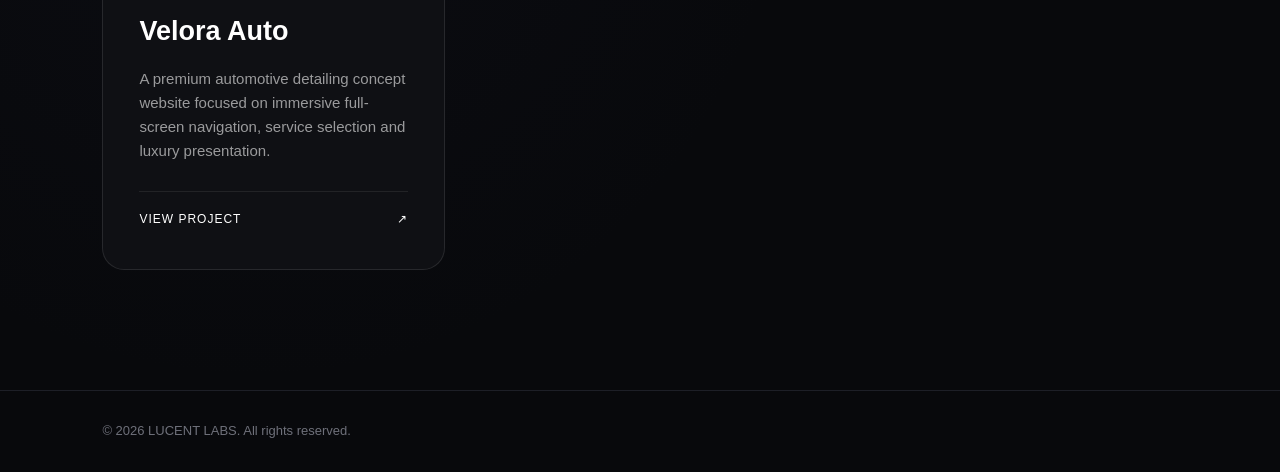
<file: websites.html>
<!DOCTYPE html>
<html lang="en">

<head>
    <meta charset="UTF-8">

    <meta
        name="viewport"
        content="width=device-width, initial-scale=1.0"
    >

    <title>LUCENT LABS | Websites</title>

    <link
        rel="stylesheet"
        href="style.css"
    >
</head>

<body>

    <nav class="navbar">

        <a href="index.html" class="brand-logo">
    <img src="images/lucent-logo.png" alt="Lucent Labs">
</a>

        <div class="nav-links">
            <a href="index.html">Home</a>
            <a href="websites.html">Websites</a>
            <a href="games.html">Games</a>
            <a href="software.html">Software</a>
        </div>

    </nav>


    <section class="hero">

        <div class="hero-content">

            <p class="hero-label">
                WEB DEVELOPMENT
            </p>

            <h1>
                Websites built
                to perform.
            </h1>

            <p class="hero-description">
                Modern, responsive websites designed for businesses,
                brands and communities.
            </p>

            <div class="hero-buttons">

                <a
                    href="#projects"
                    class="button primary-button"
                >
                    View Projects
                </a>

                <a
                    href="index.html"
                    class="button secondary-button"
                >
                    Back Home
                </a>

            </div>

        </div>

    </section>


    <section
        class="section"
        id="projects"
    >

        <p class="section-label">
            WEBSITE PROJECTS
        </p>

        <h2>
            Selected work
        </h2>

        <div class="projects">

           <a
    href="https://reapergaming574.github.io/LucentLabs-VeloraAutosConcept/"
    target="_blank"
    class="project-card"
>

    <div class="project-image">

        <img
            src="images/velora-preview.png"
            alt="Velora Auto website preview"
        >

    </div>


    <div class="project-card-content">

        <span class="project-type">
            CONCEPT WEBSITE
        </span>

        <h3>
            Velora Auto
        </h3>

        <p>
            A premium automotive detailing concept website
            focused on immersive full-screen navigation,
            service selection and luxury presentation.
        </p>

        <div class="project-link">

            <span>
                View Project
            </span>

            <span>
                ↗
            </span>

        </div>

    </div>

</a>

        </div>

    </section>


    <footer>
        <p>
            © 2026 LUCENT LABS. All rights reserved.
        </p>
    </footer>


    <script src="script.js"></script>

</body>

</html>
</file>
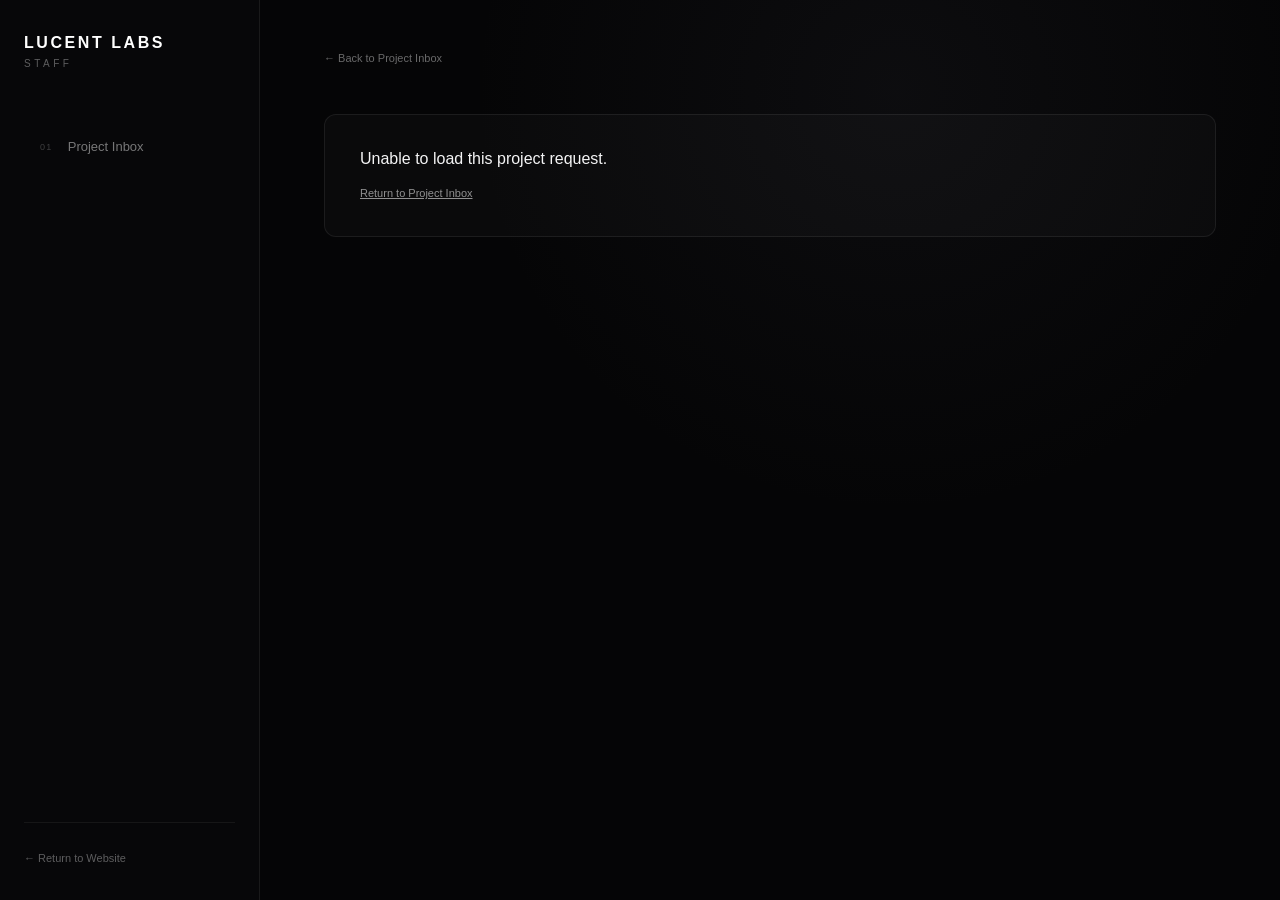
<file: admin/enquiry.html>
<!DOCTYPE html>
<html lang="en">

<head>

    <meta charset="UTF-8">

    <meta
        name="viewport"
        content="width=device-width, initial-scale=1.0"
    >

    <title>Project Request | Lucent Staff</title>

    <link
        rel="stylesheet"
        href="admin.css"
    >

</head>

<body>

    <div class="admin-layout">

        <!-- ========================================
             SIDEBAR
        ========================================= -->

        <aside class="admin-sidebar">

            <div class="admin-brand">

                <a href="/">
                    LUCENT LABS
                </a>

                <span>
                    STAFF
                </span>

            </div>


            <nav class="admin-nav">

                <a
                    href="/admin/index.html"
                    class="admin-nav-link"
                >
                    <span>01</span>
                    Project Inbox
                </a>

            </nav>


            <div class="admin-sidebar-footer">

                <a href="/">
                    ← Return to Website
                </a>

            </div>

        </aside>


        <!-- ========================================
             MAIN
        ========================================= -->

        <main class="admin-main">

            <a
                href="/admin/"
                class="admin-back"
            >
                ← Back to Project Inbox
            </a>


            <!-- ========================================
                 LOADING
            ========================================= -->

            <div
                class="enquiry-page-loading"
                id="enquiryLoading"
            >

                <span class="loading-dot"></span>

                Loading project request...

            </div>


            <!-- ========================================
                 ERROR
            ========================================= -->

            <div
                class="enquiry-page-error"
                id="enquiryError"
                hidden
            >

                <p>
                    Unable to load this project request.
                </p>

                <a href="/admin/">
                    Return to Project Inbox
                </a>

            </div>


            <!-- ========================================
                 PROJECT REQUEST
            ========================================= -->

            <div
                id="enquiryContent"
                hidden
            >

                <!-- ========================================
                     HEADER
                ========================================= -->

                <header class="enquiry-header">

                    <div>

                        <p
                            class="enquiry-page-reference"
                            id="enquiryReference"
                        >
                            —
                        </p>

                        <h1
                            id="enquiryProjectName"
                        >
                            —
                        </h1>

                        <p
                            class="enquiry-page-type"
                            id="enquiryProjectType"
                        >
                            —
                        </p>

                    </div>


                    <span
                        class="enquiry-status"
                        id="enquiryStatus"
                    >
                        —
                    </span>

                </header>


                <!-- ========================================
                     CLIENT
                ========================================= -->

                <section class="admin-section">

                    <div class="section-heading">

                        <div>

                            <p class="section-number">
                                01 / CLIENT
                            </p>

                            <h2>
                                Client Details
                            </h2>

                        </div>

                    </div>


                    <div class="detail-grid">

                        <article class="detail-card">

                            <span class="detail-label">
                                Name
                            </span>

                            <strong id="clientName">
                                —
                            </strong>

                        </article>


                        <article class="detail-card">

                            <span class="detail-label">
                                Email
                            </span>

                            <strong id="clientEmail">
                                —
                            </strong>

                        </article>


                        <article class="detail-card">

                            <span class="detail-label">
                                Discord
                            </span>

                            <strong id="clientDiscord">
                                —
                            </strong>

                        </article>

                    </div>

                </section>


                <!-- ========================================
                     PROJECT
                ========================================= -->

                <section class="admin-section">

                    <div class="section-heading">

                        <div>

                            <p class="section-number">
                                02 / PROJECT
                            </p>

                            <h2>
                                Project Details
                            </h2>

                        </div>

                    </div>


                    <div class="detail-grid two-column">

                        <article class="detail-card">

                            <span class="detail-label">
                                Budget
                            </span>

                            <strong id="projectBudget">
                                —
                            </strong>

                        </article>


                        <article class="detail-card">

                            <span class="detail-label">
                                Requested Timescale
                            </span>

                            <strong id="projectDeadline">
                                —
                            </strong>

                        </article>

                    </div>


                    <article class="content-card">

                        <span class="detail-label">
                            Project Description
                        </span>

                        <p id="projectDescription">
                            —
                        </p>

                    </article>


                    <article class="content-card">

                        <span class="detail-label">
                            Features / Requirements
                        </span>

                        <p id="projectFeatures">
                            —
                        </p>

                    </article>


                    <article class="content-card">

                        <span class="detail-label">
                            References
                        </span>

                        <p id="projectReferences">
                            —
                        </p>

                    </article>

                </section>


                <!-- ========================================
                     REQUEST MANAGEMENT
                ========================================= -->

                <section class="admin-section">

                    <div class="section-heading">

                        <div>

                            <p class="section-number">
                                03 / MANAGEMENT
                            </p>

                            <h2>
                                Manage Request
                            </h2>

                        </div>

                    </div>


                    <div class="request-management-card">


                        <!-- ========================================
                             STATUS
                        ========================================= -->

                        <div class="request-field">

                            <label for="requestStatus">
                                Project Status
                            </label>

                            <select
                                id="requestStatus"
                                class="admin-filter"
                            >

                                <option value="new">
                                    New
                                </option>

                                <option value="contacted">
                                    Contacted
                                </option>

                                <option value="in_progress">
                                    In Progress
                                </option>

                                <option value="closed">
                                    Closed
                                </option>

                            </select>

                        </div>


                        <!-- ========================================
                             STAFF NOTES
                        ========================================= -->

                        <div class="request-field">

                            <label for="staffNotes">
                                Staff Notes
                            </label>

                            <textarea
                                id="staffNotes"
                                rows="8"
                                maxlength="5000"
                                placeholder="Add internal notes about this request..."
                            ></textarea>

                            <p class="staff-note-hint">
                                These notes are for Lucent Labs staff only.
                            </p>

                        </div>


                        <!-- ========================================
                             SAVE MESSAGE
                        ========================================= -->

                        <div
                            class="request-form-message"
                            id="requestMessage"
                            role="alert"
                        ></div>


                        <!-- ========================================
                             ACTIONS
                        ========================================= -->

                        <div class="request-actions">

                            <button
                                type="button"
                                class="request-save-button"
                                id="saveRequestButton"
                            >
                                Save Changes
                            </button>

                        </div>

                    </div>

                </section>


                <!-- ========================================
                     REQUEST INFORMATION
                ========================================= -->

                <section class="admin-section">

                    <div class="section-heading">

                        <div>

                            <p class="section-number">
                                04 / INFORMATION
                            </p>

                            <h2>
                                Request Information
                            </h2>

                        </div>

                    </div>


                    <div class="detail-grid two-column">

                        <article class="detail-card">

                            <span class="detail-label">
                                Reference
                            </span>

                            <strong id="requestReference">
                                —
                            </strong>

                        </article>


                        <article class="detail-card">

                            <span class="detail-label">
                                Received
                            </span>

                            <strong id="requestCreatedAt">
                                —
                            </strong>

                        </article>

                    </div>

                </section>

            </div>

        </main>

    </div>


    <script src="enquiry.js"></script>

</body>

</html>
</file>
<file: style.css>
/* =============================================
   RESET
============================================= */

* {
    margin: 0;
    padding: 0;
    box-sizing: border-box;
}


html {
    scroll-behavior: smooth;
}


body {
    font-family:
        Arial,
        Helvetica,
        sans-serif;

    background:
        radial-gradient(
            circle at 70% 20%,
            rgba(80, 80, 110, 0.14),
            transparent 35%
        ),
        radial-gradient(
            circle at 20% 70%,
            rgba(40, 40, 70, 0.10),
            transparent 30%
        ),
        #08090c;

    color: #f5f5f5;

    line-height: 1.6;

    overflow-x: hidden;
}


body.menu-open {
    overflow: hidden;
}


button {
    font: inherit;
}


/* =============================================
   NAVIGATION
============================================= */

.navbar {
    width: 100%;

    padding: 22px 8%;

    display: flex;

    align-items: center;

    justify-content: space-between;

    position: fixed;

    top: 0;

    left: 0;

    background:
        rgba(8, 9, 12, 0.72);

    backdrop-filter:
        blur(16px);

    -webkit-backdrop-filter:
        blur(16px);

    border-bottom:
        1px solid
        rgba(255, 255, 255, 0.05);

    z-index: 1000;
}


/* =============================================
   BRAND
============================================= */

.brand-logo {
    display: flex;

    align-items: center;

    text-decoration: none;
}


.brand-logo img {
    width: 210px;

    height: auto;

    display: block;

    object-fit: contain;
}


/* =============================================
   DESKTOP NAVIGATION
============================================= */

.nav-links {
    display: flex;

    gap: 30px;
}


.nav-links a {
    color: #a9acb7;

    text-decoration: none;

    font-size: 14px;

    transition:
        color 0.2s ease,
        transform 0.2s ease;
}


.nav-links a:hover {
    color: #ffffff;

    transform:
        translateY(-2px);
}


/* =============================================
   MOBILE MENU DEFAULTS
============================================= */

.mobile-menu-button,
.mobile-menu,
.mobile-menu-overlay {
    display: none;
}


/* =============================================
   HERO
============================================= */

.hero {
    min-height: 100vh;

    display: flex;

    align-items: center;

    position: relative;

    background-image:
        linear-gradient(
            90deg,
            #090a0d 0%,
            #090a0d 35%,
            rgba(9, 10, 13, 0.92) 50%,
            rgba(9, 10, 13, 0.55) 70%,
            rgba(9, 10, 13, 0.15) 100%
        ),
        url("images/Hero-background.png");

    background-size: cover;

    background-position:
        center right;

    background-repeat:
        no-repeat;

    overflow: hidden;
}


.hero::before {
    content: "";

    position: absolute;

    width: 420px;

    height: 420px;

    right: 8%;

    top: 24%;

    background:
        rgba(110, 110, 160, 0.12);

    border-radius: 50%;

    filter:
        blur(100px);

    pointer-events: none;
}


.hero-content {
    max-width: 900px;

    position: relative;

    z-index: 2;

    margin-left: 7%;
}


.hero-label,
.section-label {
    color: #8d90a0;

    font-size: 13px;

    letter-spacing: 3px;

    margin-bottom: 18px;
}


.hero h1 {
    font-size:
        clamp(
            54px,
            8vw,
            105px
        );

    line-height: 0.96;

    max-width: 1000px;

    letter-spacing: -4px;

    margin-bottom: 30px;
}


.hero-description {
    color: #aeb0b9;

    max-width: 620px;

    font-size: 18px;

    margin-bottom: 36px;
}


/* =============================================
   BUTTONS
============================================= */

.hero-buttons {
    display: flex;

    gap: 16px;

    flex-wrap: wrap;
}


.button {
    display: inline-block;

    padding:
        14px
        24px;

    border-radius: 10px;

    text-decoration: none;

    font-weight: 600;

    transition:
        transform 0.2s ease,
        background 0.2s ease,
        border-color 0.2s ease,
        box-shadow 0.2s ease;
}


.primary-button {
    background: white;

    color: #08090c;

    box-shadow:
        0 0 0
        rgba(255, 255, 255, 0);
}


.primary-button:hover {
    transform:
        translateY(-3px);

    box-shadow:
        0 10px 30px
        rgba(255, 255, 255, 0.10);
}


.secondary-button {
    border:
        1px solid #34363f;

    color: white;
}


.secondary-button:hover {
    transform:
        translateY(-3px);

    background: #15161c;

    border-color: #555865;
}


/* =============================================
   GENERAL SECTIONS
============================================= */

.section {
    padding:
        120px
        8%;

    border-top:
        1px solid #1d1f27;
}


.section h2,
.contact h2 {
    font-size:
        clamp(
            38px,
            5vw,
            58px
        );

    letter-spacing: -2px;

    margin-bottom: 50px;
}


/* =============================================
   PROJECT CARDS
============================================= */

.projects {
    display: grid;

    grid-template-columns:
        repeat(3, 1fr);

    gap: 24px;
}


.project-card {
    display: block;

    padding: 16px;

    overflow: hidden;

    border:
        1px solid
        rgba(255,255,255,0.10);

    border-radius: 22px;

    background: #0f1014;

    color: white;

    text-decoration: none;

    transition:
        transform 0.3s ease,
        border-color 0.3s ease,
        background 0.3s ease,
        box-shadow 0.3s ease;
}


.project-card:hover {
    transform:
        translateY(-6px);

    border-color:
        rgba(255,255,255,0.20);

    background: #121319;

    box-shadow:
        0 20px 50px
        rgba(0,0,0,0.25);
}


.project-image {
    position: relative;

    width:
        calc(
            100% - 40px
        );

    height: 310px;

    margin:
        20px
        20px
        0;

    overflow: hidden;

    border-radius: 16px;

    background: #161820;
}


.project-image img {
    width: 100%;

    height: 100%;

    object-fit: cover;

    display: block;

    transition:
        transform 0.5s ease;
}


.project-card:hover
.project-image img {
    transform:
        scale(1.04);
}


.project-card-content {
    padding:
        32px
        20px
        24px;
}


.project-type {
    display: block;

    margin-bottom: 12px;

    font-size: 10px;

    letter-spacing: 1.8px;

    color:
        rgba(255,255,255,0.45);
}


.project-card-content h3 {
    font-size: 27px;

    margin-bottom: 14px;
}


.project-card-content p {
    max-width: 520px;

    font-size: 15px;

    line-height: 1.6;

    color:
        rgba(255,255,255,0.58);
}


.project-link {
    margin-top: 28px;

    display: flex;

    justify-content:
        space-between;

    align-items: center;

    padding-top: 18px;

    border-top:
        1px solid
        rgba(255,255,255,0.08);

    font-size: 12px;

    text-transform: uppercase;

    letter-spacing: 1px;
}


/* =============================================
   WORK CATEGORIES
============================================= */

.work-categories {
    display: grid;

    grid-template-columns:
        repeat(3, 1fr);

    gap: 24px;

    align-items: stretch;
}


.work-category {
    min-height: 460px;

    padding: 24px;

    display: flex;

    flex-direction: column;

    border:
        1px solid #292b34;

    border-radius: 16px;

    background:
        linear-gradient(
            145deg,
            rgba(255,255,255,0.025),
            rgba(255,255,255,0.008)
        );

    transition:
        transform 0.25s ease,
        border-color 0.25s ease,
        background 0.25s ease;
}


.work-category:hover {
    transform:
        translateY(-8px);

    border-color: #555865;

    background:
        linear-gradient(
            145deg,
            rgba(255,255,255,0.045),
            rgba(255,255,255,0.008)
        ),
        #0d0e12;
}


.category-image {
    width: 100%;

    height: 150px;

    overflow: hidden;

    border-radius: 10px;

    margin-bottom: 22px;
}


.category-image img {
    width: 100%;

    height: 100%;

    object-fit: cover;

    display: block;

    transition:
        transform 0.35s ease,
        filter 0.35s ease;
}


.work-category:hover
.category-image img {
    transform:
        scale(1.04);

    filter:
        brightness(0.85);
}


.category-number {
    color: #666975;

    font-size: 13px;

    letter-spacing: 2px;

    margin-bottom: 70px;
}


.work-category h3 {
    font-size: 34px;

    letter-spacing: -1px;

    margin-bottom: 16px;
}


.work-category p {
    color: #9699a5;

    margin-bottom: 30px;

    max-width: 320px;
}


.work-category a {
    margin-top: auto;

    color: white;

    text-decoration: none;

    font-size: 14px;

    font-weight: 600;

    transition:
        opacity 0.2s ease;
}


.work-category a:hover {
    opacity: 0.65;
}


/* =============================================
   SERVICES
============================================= */

.services {
    display: grid;

    grid-template-columns:
        repeat(3, 1fr);

    gap: 24px;
}


.service {
    padding:
        32px
        0;

    border-top:
        1px solid #3a3c46;
}


.service h3 {
    margin-bottom: 12px;

    font-size: 21px;
}


.service p {
    color: #999ca7;
}


/* =============================================
   CONTACT
============================================= */

.contact {
    padding:
        140px
        8%;

    border-top:
        1px solid #1d1f27;

    position: relative;

    overflow: hidden;
}


.contact::before {
    content: "";

    position: absolute;

    width: 350px;

    height: 350px;

    left: -100px;

    bottom: -80px;

    background:
        rgba(90,90,140,0.10);

    border-radius: 50%;

    filter:
        blur(100px);

    pointer-events: none;
}


.contact p {
    color: #999ca7;

    margin-bottom: 30px;

    max-width: 520px;
}

/* =============================================
   CONTACT BUTTONS
============================================= */

.contact-buttons {
    display: flex;
    align-items: center;
    gap: 16px;
    flex-wrap: wrap;
}


@media (max-width: 430px) {

    .contact-buttons {
        width: 100%;
        flex-direction: column;
        align-items: stretch;
    }

    .contact-buttons .button {
        width: 100%;
        text-align: center;
    }

}


/* =============================================
   CONTACT PAGE
============================================= */

.contact-page {
    min-height: 100vh;

    padding:
        180px
        8%
        100px;

    background:
        radial-gradient(
            circle at 80% 20%,
            rgba(255,255,255,0.04),
            transparent 35%
        ),
        #090a0d;
}


.contact-page h1 {
    max-width: 850px;

    margin-top: 18px;

    margin-bottom: 24px;

    font-size:
        clamp(
            48px,
            7vw,
            90px
        );

    line-height: 0.95;

    letter-spacing: -3px;
}


.contact-intro {
    max-width: 720px;

    color: #a6a9b2;

    font-size: 18px;

    line-height: 1.7;

    margin-bottom: 70px;
}


.contact-options {
    display: grid;

    grid-template-columns:
        repeat(2, 1fr);

    gap: 24px;

    max-width: 1100px;
}


.contact-card {
    min-height: 320px;

    padding: 36px;

    display: flex;

    flex-direction: column;

    border:
        1px solid #292b34;

    border-radius: 16px;

    background:
        linear-gradient(
            145deg,
            rgba(255,255,255,0.025),
            rgba(255,255,255,0.008)
        );

    transition:
        transform 0.25s ease,
        border-color 0.25s ease;
}


.contact-card:hover {
    transform:
        translateY(-6px);

    border-color: #4a4d58;
}


.contact-number {
    color: #6f727c;

    font-size: 13px;

    letter-spacing: 2px;

    margin-bottom: 40px;
}


.contact-card h2 {
    font-size: 34px;

    margin-bottom: 16px;
}


.contact-card p {
    max-width: 440px;

    color: #9c9fa8;

    line-height: 1.7;
}


.contact-link {
    margin-top: auto;

    color: #ffffff;

    text-decoration: none;

    font-weight: 600;
}


.contact-link:hover {
    opacity: 0.7;
}


.contact-note {
    max-width: 900px;

    margin-top: 100px;

    padding-top: 60px;

    border-top:
        1px solid #292b34;
}


.contact-note h2 {
    font-size: 42px;

    margin-top: 14px;

    margin-bottom: 20px;
}


.contact-note p:last-child {
    max-width: 700px;

    color: #9c9fa8;

    line-height: 1.7;
}


/* =============================================
   FOOTER
============================================= */

footer {
    padding:
        30px
        8%;

    border-top:
        1px solid #1d1f27;

    color: #6e707a;

    font-size: 13px;
}


/* =============================================
   SCROLL ANIMATIONS
============================================= */

.reveal {
    opacity: 0;

    transform:
        translateY(35px);

    transition:
        opacity 0.7s ease,
        transform 0.7s ease;
}


.reveal.active {
    opacity: 1;

    transform:
        translateY(0);
}


/* =============================================
   HERO ENTRANCE
============================================= */

.hero-content > * {
    opacity: 0;

    transform:
        translateY(25px);

    animation:
        heroFade
        0.8s
        ease
        forwards;
}


.hero-content > *:nth-child(1) {
    animation-delay: 0.1s;
}


.hero-content > *:nth-child(2) {
    animation-delay: 0.22s;
}


.hero-content > *:nth-child(3) {
    animation-delay: 0.34s;
}


.hero-content > *:nth-child(4) {
    animation-delay: 0.46s;
}


@keyframes heroFade {

    to {
        opacity: 1;

        transform:
            translateY(0);
    }

}


/* =============================================
   PROJECT ENQUIRY
============================================= */

.project-enquiry {
    min-height: 100vh;

    padding:
        165px
        8%
        100px;

    background:
        radial-gradient(
            circle at 80% 15%,
            rgba(90,90,140,0.10),
            transparent 30%
        ),
        radial-gradient(
            circle at 15% 70%,
            rgba(60,60,100,0.07),
            transparent 35%
        ),
        #08090c;
}


/* =============================================
   PROJECT HEADER
============================================= */

.project-enquiry-header {
    max-width: 950px;

    margin-bottom: 70px;
}


.project-enquiry-header h1 {
    max-width: 900px;

    margin-bottom: 24px;

    font-size:
        clamp(
            50px,
            7vw,
            92px
        );

    line-height: 0.96;

    letter-spacing: -4px;
}


.project-enquiry-header > p:last-child {
    max-width: 700px;

    color: #9b9eaa;

    font-size: 18px;

    line-height: 1.7;
}


/* =============================================
   PROJECT PROGRESS
============================================= */

.project-progress {
    max-width: 1050px;

    display: grid;

    grid-template-columns:
        repeat(5, 1fr);

    margin-bottom: 50px;

    border-top:
        1px solid
        rgba(255,255,255,0.09);
}


.progress-item {
    position: relative;

    padding:
        18px
        10px
        0
        0;

    color:
        rgba(255,255,255,0.26);

    transition:
        color 0.25s ease;
}


.progress-item::before {
    content: "";

    width: 0;

    height: 2px;

    position: absolute;

    top: -1px;

    left: 0;

    background: white;

    transition:
        width 0.4s ease;
}


.progress-item span {
    display: block;

    margin-bottom: 7px;

    font-size: 9px;

    letter-spacing: 2px;
}


.progress-item p {
    font-size: 13px;

    font-weight: 600;
}


.progress-item.active {
    color: white;
}


.progress-item.active::before {
    width: 100%;
}


.progress-item.complete {
    color:
        rgba(255,255,255,0.62);
}


.progress-item.complete::before {
    width: 100%;

    background:
        rgba(255,255,255,0.35);
}


/* =============================================
   PROJECT FORM
============================================= */

.project-form {
    max-width: 1050px;

    padding: 48px;

    border:
        1px solid
        rgba(255,255,255,0.09);

    border-radius: 24px;

    background:
        linear-gradient(
            145deg,
            rgba(255,255,255,0.035),
            rgba(255,255,255,0.008)
        ),
        #0d0e12;

    box-shadow:
        0 40px 100px
        rgba(0,0,0,0.22);
}


/* =============================================
   FORM STEPS
============================================= */

.form-step {
    display: none;
}


.form-step.active {
    display: block;

    animation:
        projectStepIn
        0.45s
        cubic-bezier(
            0.22,
            1,
            0.36,
            1
        );
}


@keyframes projectStepIn {

    from {
        opacity: 0;

        transform:
            translateX(18px);
    }

    to {
        opacity: 1;

        transform:
            translateX(0);
    }

}


/* =============================================
   FORM STEP HEADING
============================================= */

.form-step-heading {
    max-width: 700px;

    margin-bottom: 45px;
}


.form-step-heading > span {
    display: block;

    margin-bottom: 12px;

    color: #686b76;

    font-size: 10px;

    letter-spacing: 2.5px;
}


.form-step-heading h2 {
    margin-bottom: 15px;

    font-size:
        clamp(
            34px,
            4vw,
            52px
        );

    letter-spacing: -2px;

    line-height: 1.05;
}


.form-step-heading p {
    color: #9295a0;

    line-height: 1.7;
}


/* =============================================
   PROJECT TYPE CARDS
============================================= */

.project-type-grid {
    display: grid;

    grid-template-columns:
        repeat(2, 1fr);

    gap: 16px;
}


.project-type-card {
    min-height: 220px;

    padding: 28px;

    position: relative;

    display: flex;

    flex-direction: column;

    border:
        1px solid
        rgba(255,255,255,0.09);

    border-radius: 16px;

    background:
        rgba(255,255,255,0.012);

    cursor: pointer;

    transition:
        transform 0.25s ease,
        border-color 0.25s ease,
        background 0.25s ease,
        box-shadow 0.25s ease;
}


.project-type-card:hover {
    transform:
        translateY(-4px);

    border-color:
        rgba(255,255,255,0.24);

    background:
        rgba(255,255,255,0.025);
}


.project-type-card:has(input:checked) {
    border-color:
        rgba(255,255,255,0.65);

    background:
        rgba(255,255,255,0.055);

    box-shadow:
        0 0 0 1px
        rgba(255,255,255,0.08);
}


.project-type-card input {
    position: absolute;

    opacity: 0;

    pointer-events: none;
}


.project-type-number {
    margin-bottom: 55px;

    color: #626570;

    font-size: 10px;

    letter-spacing: 2px;
}


.project-type-card strong {
    margin-bottom: 10px;

    font-size: 24px;
}


.project-type-card p {
    max-width: 360px;

    color: #8f929d;

    font-size: 14px;

    line-height: 1.6;
}


/* =============================================
   FORM FIELDS
============================================= */

.form-fields {
    display: grid;

    gap: 25px;
}


.form-group {
    display: flex;

    flex-direction: column;

    gap: 10px;
}


.form-group label {
    color: #d8d9df;

    font-size: 13px;

    font-weight: 600;
}


.form-group label span {
    margin-left: 6px;

    color: #666975;

    font-weight: 400;
}


.form-group input,
.form-group textarea,
.form-group select {
    width: 100%;

    padding:
        16px
        18px;

    border:
        1px solid
        rgba(255,255,255,0.10);

    border-radius: 11px;

    outline: none;

    background: #101116;

    color: white;

    font: inherit;

    transition:
        border-color 0.2s ease,
        background 0.2s ease,
        box-shadow 0.2s ease;
}


.form-group textarea {
    min-height: 150px;

    resize: vertical;
}


.form-group input::placeholder,
.form-group textarea::placeholder {
    color: #525560;
}


.form-group input:focus,
.form-group textarea:focus,
.form-group select:focus {
    border-color:
        rgba(255,255,255,0.38);

    background: #121319;

    box-shadow:
        0 0 0 4px
        rgba(255,255,255,0.025);
}


.form-group select {
    cursor: pointer;
}


.form-group select option {
    background: #101116;

    color: white;
}


.form-group small {
    color: #666975;

    font-size: 11px;
}


/* =============================================
   CHECKBOX
============================================= */

.form-checkbox {
    display: flex;

    align-items: flex-start;

    gap: 13px;

    margin-top: 10px;

    color: #8f929d;

    font-size: 13px;

    line-height: 1.6;

    cursor: pointer;
}


.form-checkbox input {
    width: 17px;

    height: 17px;

    margin-top: 2px;

    accent-color: white;
}


/* =============================================
   PROJECT NOTE
============================================= */

.project-note {
    margin-top: 30px;

    padding: 22px;

    display: grid;

    grid-template-columns:
        80px
        1fr;

    gap: 20px;

    border:
        1px solid
        rgba(255,255,255,0.08);

    border-radius: 12px;

    background:
        rgba(255,255,255,0.018);
}


.project-note span {
    color: #666975;

    font-size: 9px;

    letter-spacing: 2px;
}


.project-note p {
    color: #8f929d;

    font-size: 13px;

    line-height: 1.7;
}


/* =============================================
   FORM ACTIONS
============================================= */

.form-actions {
    margin-top: 50px;

    padding-top: 28px;

    display: flex;

    align-items: center;

    justify-content:
        space-between;

    gap: 15px;

    border-top:
        1px solid
        rgba(255,255,255,0.07);
}


.form-actions button {
    border: none;

    cursor: pointer;
}


.form-actions .secondary-button {
    background: transparent;
}


.form-actions button:disabled {
    opacity: 0.55;

    cursor: not-allowed;

    transform: none;
}


/* =============================================
   PROJECT REVIEW
============================================= */

.project-review {
    display: grid;

    grid-template-columns:
        repeat(2, 1fr);

    gap: 16px;
}


.review-item {
    min-height: 125px;

    padding: 22px;

    border:
        1px solid
        rgba(255,255,255,0.08);

    border-radius: 12px;

    background:
        rgba(255,255,255,0.015);
}


.review-item.wide {
    grid-column:
        1 / -1;
}


.review-item span {
    display: block;

    margin-bottom: 10px;

    color: #646772;

    font-size: 9px;

    letter-spacing: 2px;
}


.review-item strong,
.review-item p {
    color: #e6e7eb;

    font-size: 14px;

    line-height: 1.7;

    overflow-wrap: anywhere;
}


.review-item p {
    white-space: pre-wrap;
}


/* =============================================
   FORM ERROR
============================================= */

.form-error {
    display: none;

    margin-top: 22px;

    padding: 15px 17px;

    border:
        1px solid
        rgba(255,100,100,0.24);

    border-radius: 10px;

    background:
        rgba(150,40,40,0.08);

    color: #d9a1a1;

    font-size: 13px;
}


.form-error.active {
    display: block;
}


/* =============================================
   PROJECT SUCCESS
============================================= */

.project-success {
    max-width: 850px;

    display: none;

    padding:
        70px
        0;
}


.project-success.active {
    display: block;

    animation:
        projectStepIn
        0.55s
        ease;
}


.success-icon {
    width: 60px;

    height: 60px;

    margin-bottom: 35px;

    display: flex;

    align-items: center;

    justify-content: center;

    border:
        1px solid
        rgba(255,255,255,0.20);

    border-radius: 50%;

    background:
        rgba(255,255,255,0.04);

    color: white;

    font-size: 21px;
}


.project-success h2 {
    max-width: 700px;

    margin-bottom: 20px;

    font-size:
        clamp(
            42px,
            5vw,
            70px
        );

    line-height: 1;

    letter-spacing: -3px;
}


.project-success > p:not(.section-label) {
    max-width: 620px;

    margin-bottom: 40px;

    color: #9497a2;

    font-size: 17px;

    line-height: 1.7;
}


.project-reference {
    max-width: 500px;

    margin-bottom: 40px;

    padding: 22px;

    display: flex;

    align-items: center;

    justify-content:
        space-between;

    gap: 20px;

    border:
        1px solid
        rgba(255,255,255,0.08);

    border-radius: 12px;

    background:
        rgba(255,255,255,0.02);
}


.project-reference span {
    color: #666975;

    font-size: 9px;

    letter-spacing: 2px;
}


.project-reference strong {
    font-size: 18px;

    letter-spacing: 1px;
}


/* =============================================
   MOBILE
============================================= */

@media (max-width: 800px) {


    /* -----------------------------------------
       NAVBAR
    ------------------------------------------ */

    .navbar {
        padding:
            16px
            20px;

        min-height: 82px;
    }


    .brand-logo img {
        width: 180px;
    }


    .nav-links {
        display: none;
    }


    /* -----------------------------------------
       HAMBURGER
    ------------------------------------------ */

    .mobile-menu-button {
        width: 48px;

        height: 48px;

        display: flex;

        flex-direction: column;

        align-items: center;

        justify-content: center;

        gap: 5px;

        flex-shrink: 0;

        border:
            1px solid
            rgba(255,255,255,0.10);

        border-radius: 13px;

        background:
            rgba(18,19,24,0.85);

        color: white;

        cursor: pointer;

        transition:
            background 0.2s ease,
            border-color 0.2s ease;

        z-index: 1002;
    }


    .mobile-menu-button:active {
        background: #191a20;
    }


    .mobile-menu-button span {
        width: 19px;

        height: 1.5px;

        display: block;

        background: white;

        border-radius: 20px;

        transition:
            transform 0.3s ease,
            opacity 0.3s ease;
    }


    .mobile-menu-button.active
    span:nth-child(1) {
        transform:
            translateY(6.5px)
            rotate(45deg);
    }


    .mobile-menu-button.active
    span:nth-child(2) {
        opacity: 0;
    }


    .mobile-menu-button.active
    span:nth-child(3) {
        transform:
            translateY(-6.5px)
            rotate(-45deg);
    }


    /* -----------------------------------------
       OVERLAY
    ------------------------------------------ */

    .mobile-menu-overlay {
        position: fixed;

        inset: 0;

        display: block;

        background:
            rgba(0,0,0,0.62);

        backdrop-filter:
            blur(3px);

        -webkit-backdrop-filter:
            blur(3px);

        opacity: 0;

        visibility: hidden;

        pointer-events: none;

        transition:
            opacity 0.35s ease,
            visibility 0.35s ease;

        z-index: 1990;
    }


    .mobile-menu-overlay.active {
        opacity: 1;

        visibility: visible;

        pointer-events: auto;
    }


    /* -----------------------------------------
       MOBILE SIDE MENU
    ------------------------------------------ */

    .mobile-menu {
        position: fixed;

        top: 0;

        right: 0;

        width:
            min(
                89vw,
                400px
            );

        height: 100vh;

        height: 100dvh;

        padding:
            max(
                26px,
                env(safe-area-inset-top)
            )
            26px
            calc(
                24px +
                env(safe-area-inset-bottom)
            );

        display: flex;

        flex-direction: column;

        background:
            radial-gradient(
                circle at 100% 0%,
                rgba(100,100,145,0.10),
                transparent 35%
            ),
            #0b0c10;

        border-left:
            1px solid
            rgba(255,255,255,0.07);

        box-shadow:
            -30px 0 80px
            rgba(0,0,0,0.38);

        transform:
            translateX(105%);

        visibility: hidden;

        transition:
            transform 0.45s
            cubic-bezier(
                0.22,
                1,
                0.36,
                1
            ),
            visibility 0.45s;

        z-index: 2000;
    }


    .mobile-menu.active {
        transform:
            translateX(0);

        visibility: visible;
    }


    .mobile-menu-top {
        display: flex;

        align-items: flex-start;

        justify-content:
            space-between;

        padding-bottom: 22px;

        border-bottom:
            1px solid
            rgba(255,255,255,0.08);
    }


    .mobile-menu-label {
        display: block;

        margin-bottom: 5px;

        color: #737682;

        font-size: 8px;

        letter-spacing: 3px;
    }


    .mobile-menu-top p {
        color: white;

        font-size: 16px;

        font-weight: 600;
    }


    .mobile-menu-close {
        width: 42px;

        height: 42px;

        display: flex;

        align-items: center;

        justify-content: center;

        border: 0;

        background: transparent;

        color: #ffffff;

        font-size: 30px;

        font-weight: 200;

        line-height: 1;

        cursor: pointer;
    }


    .mobile-menu-nav {
        margin-top: 18px;

        display: flex;

        flex-direction: column;
    }


    .mobile-menu-nav a {
        min-height: 64px;

        display: grid;

        grid-template-columns:
            42px
            1fr;

        align-items: center;

        color: white;

        text-decoration: none;

        border-bottom:
            1px solid
            rgba(255,255,255,0.07);

        transition:
            padding-left 0.2s ease,
            background 0.2s ease;
    }


    .mobile-menu-nav a span {
        color:
            rgba(255,255,255,0.28);

        font-size: 9px;

        font-weight: 400;

        letter-spacing: 1px;
    }


    .mobile-menu-nav a strong {
        font-size: 20px;

        font-weight: 600;

        letter-spacing: -0.5px;
    }


    .mobile-menu-nav a:active {
        padding-left: 8px;

        background:
            rgba(255,255,255,0.025);
    }


    .mobile-menu-footer {
        margin-top: auto;

        padding-top: 20px;

        display: flex;

        align-items: center;

        justify-content:
            space-between;

        gap: 15px;

        border-top:
            1px solid
            rgba(255,255,255,0.08);

        color:
            rgba(255,255,255,0.30);

        font-size: 7px;

        letter-spacing: 1.4px;
    }


    /* -----------------------------------------
       HERO
    ------------------------------------------ */

    .hero {
        min-height: 100svh;

        padding:
            120px
            6%
            70px;

        background-image:
            linear-gradient(
                180deg,
                rgba(9,10,13,0.30) 0%,
                rgba(9,10,13,0.72) 48%,
                #090a0d 82%
            ),
            url("images/Hero-background.png");

        background-position:
            62% center;
    }


    .hero-content {
        margin-left: 0;

        max-width: 100%;
    }


    .hero h1 {
        font-size:
            clamp(
                46px,
                13vw,
                58px
            );

        line-height: 0.95;

        letter-spacing: -2px;
    }


    .hero-description {
        max-width: 520px;

        font-size: 16px;
    }


    /* -----------------------------------------
       SECTIONS
    ------------------------------------------ */

    .section,
    .contact {
        padding:
            90px
            6%;
    }


    .section h2,
    .contact h2 {
        margin-bottom: 38px;
    }


    /* -----------------------------------------
       WORK
    ------------------------------------------ */

    .work-categories {
        grid-template-columns:
            1fr;
    }


    .work-category {
        min-height: 430px;
    }


    .category-number {
        margin-bottom: 45px;
    }


    /* -----------------------------------------
       PROJECTS
    ------------------------------------------ */

    .projects {
        grid-template-columns:
            1fr;
    }


    .project-image {
        width:
            calc(
                100% - 24px
            );

        height: 220px;

        margin:
            12px
            12px
            0;
    }


    /* -----------------------------------------
       SERVICES
    ------------------------------------------ */

    .services {
        grid-template-columns:
            1fr;
    }


    /* -----------------------------------------
       CONTACT PAGE
    ------------------------------------------ */

    .contact-page {
        padding:
            130px
            6%
            80px;
    }


    .contact-options {
        grid-template-columns:
            1fr;
    }


    .contact-page h1 {
        letter-spacing: -2px;
    }


    /* -----------------------------------------
       PROJECT ENQUIRY
    ------------------------------------------ */

    .project-enquiry {
        padding:
            125px
            20px
            70px;
    }


    .project-enquiry-header {
        margin-bottom: 45px;
    }


    .project-enquiry-header h1 {
        font-size:
            clamp(
                45px,
                13vw,
                62px
            );

        letter-spacing: -2.5px;
    }


    .project-enquiry-header > p:last-child {
        font-size: 15px;
    }


    .project-progress {
        overflow-x: auto;

        grid-template-columns:
            repeat(
                5,
                minmax(
                    75px,
                    1fr
                )
            );

        scrollbar-width: none;
    }


    .project-progress::-webkit-scrollbar {
        display: none;
    }


    .progress-item p {
        font-size: 11px;
    }


    .project-form {
        padding:
            30px
            20px;

        border-radius: 18px;
    }


    .project-type-grid {
        grid-template-columns:
            1fr;
    }


    .project-type-card {
        min-height: 180px;
    }


    .project-type-number {
        margin-bottom: 35px;
    }


    .project-review {
        grid-template-columns:
            1fr;
    }


    .review-item.wide {
        grid-column: auto;
    }


    .project-note {
        grid-template-columns:
            1fr;

        gap: 7px;
    }


    .form-actions {
        align-items: stretch;
    }


    .form-actions .button {
        text-align: center;
    }


    .project-reference {
        align-items: flex-start;

        flex-direction: column;
    }


    /* -----------------------------------------
       FOOTER
    ------------------------------------------ */

    footer {
        padding:
            26px
            6%;
    }

}


/* =============================================
   SMALL PHONES
============================================= */

@media (max-width: 430px) {

    .navbar {
        padding:
            14px
            16px;
    }


    .brand-logo img {
        width: 158px;
    }


    .mobile-menu-button {
        width: 44px;

        height: 44px;
    }


    .mobile-menu {
        width: 92vw;

        padding-left: 22px;

        padding-right: 22px;
    }


    .mobile-menu-nav a {
        min-height: 60px;
    }


    .mobile-menu-nav a strong {
        font-size: 18px;
    }


    .hero {
        padding-left: 20px;

        padding-right: 20px;
    }


    .hero h1 {
        font-size:
            clamp(
                42px,
                12.5vw,
                53px
            );
    }


    .hero-buttons {
        width: 100%;
    }


    .hero-buttons .button {
        text-align: center;
    }


    .form-actions {
        flex-direction: column-reverse;
    }


    .form-actions > span {
        display: none;
    }


    .form-actions button {
        width: 100%;
    }

}

/* ========================================
   STAFF LOGIN
======================================== */

.staff-login-link {
    display: inline-block;
    margin-top: 10px;

    color: rgba(255, 255, 255, 0.4);
    font-size: 12px;
    text-decoration: none;

    transition:
        color 0.2s ease,
        opacity 0.2s ease;
}

.staff-login-link:hover {
    color: rgba(255, 255, 255, 0.9);
}

/* ========================================
   FOOTER REVIEW LINK
======================================== */

footer {
    display: flex;
    align-items: center;
    justify-content: space-between;
    gap: 18px;
    flex-wrap: wrap;
}


footer p {
    margin-right: auto;
}


/* GOOGLE REVIEW LINK */

.review-link {
    display: inline-flex;

    align-items: center;
    justify-content: center;

    padding:
        10px
        16px;

    border:
        1px solid
        rgba(255, 255, 255, 0.12);

    border-radius: 9px;

    background:
        rgba(255, 255, 255, 0.035);

    color:
        rgba(255, 255, 255, 0.82);

    font-size: 12px;

    font-weight: 600;

    text-decoration: none;

    transition:
        color 0.2s ease,
        background 0.2s ease,
        border-color 0.2s ease,
        transform 0.2s ease;
}


.review-link:hover {
    color: white;

    background:
        rgba(255, 255, 255, 0.075);

    border-color:
        rgba(255, 255, 255, 0.24);

    transform:
        translateY(-2px);
}


/* STAFF LOGIN */

.staff-login-link {
    display: inline-flex;

    align-items: center;
    justify-content: center;

    margin-top: 0;

    color:
        rgba(255, 255, 255, 0.4);

    font-size: 12px;

    text-decoration: none;

    transition:
        color 0.2s ease,
        opacity 0.2s ease;
}


.staff-login-link:hover {
    color:
        rgba(255, 255, 255, 0.9);
}


/* ========================================
   MOBILE FOOTER
======================================== */

@media (max-width: 800px) {

    footer {
        padding:
            28px
            6%;

        flex-direction: column;

        align-items: stretch;

        gap: 12px;
    }


    footer p {
        width: 100%;

        margin-right: 0;

        margin-bottom: 8px;

        text-align: center;
    }


    .review-link {
        width: 100%;

        min-height: 46px;

        text-align: center;
    }


    .staff-login-link {
        width: 100%;

        min-height: 40px;

        text-align: center;
    }

}


/* ========================================
   SMALL MOBILE
======================================== */

@media (max-width: 430px) {

    .review-link {
        padding:
            12px
            14px;

        font-size: 12px;
    }


    .staff-login-link {
        font-size: 11px;
    }

}
</file>
<file: admin/admin.css>
/* ========================================
   LUCENT LABS ADMIN
======================================== */

* {
    margin: 0;
    padding: 0;
    box-sizing: border-box;
}

html {
    scroll-behavior: smooth;
}

body {
    min-height: 100vh;

    background:
        radial-gradient(
            circle at 70% 10%,
            rgba(80, 80, 95, 0.1),
            transparent 35%
        ),
        #050506;

    color: #f4f4f5;

    font-family:
        Inter,
        Arial,
        Helvetica,
        sans-serif;
}


/* ========================================
   ADMIN LAYOUT
======================================== */

.admin-layout {
    display: grid;

    grid-template-columns:
        260px 1fr;

    min-height: 100vh;
}


/* ========================================
   SIDEBAR
======================================== */

.admin-sidebar {
    position: fixed;

    top: 0;
    left: 0;
    bottom: 0;

    width: 260px;

    display: flex;
    flex-direction: column;

    padding: 34px 24px;

    background:
        rgba(8, 8, 10, 0.92);

    border-right:
        1px solid rgba(255, 255, 255, 0.07);

    backdrop-filter:
        blur(20px);

    z-index: 100;
}


/* ========================================
   BRAND
======================================== */

.admin-brand {
    display: flex;
    flex-direction: column;

    gap: 6px;

    margin-bottom: 55px;
}

.admin-brand a {
    color: #ffffff;

    font-size: 16px;
    font-weight: 700;

    letter-spacing: 0.16em;

    text-decoration: none;
}

.admin-brand span {
    color:
        rgba(255, 255, 255, 0.35);

    font-size: 10px;

    letter-spacing: 0.35em;
}


/* ========================================
   NAVIGATION
======================================== */

.admin-nav {
    display: flex;
    flex-direction: column;

    gap: 8px;
}

.admin-nav-link {
    position: relative;

    display: flex;
    align-items: center;

    gap: 15px;

    padding:
        14px 15px;

    border:
        1px solid transparent;

    border-radius:
        8px;

    color:
        rgba(255, 255, 255, 0.45);

    font-size: 13px;

    text-decoration: none;

    transition:
        background 0.2s ease,
        border-color 0.2s ease,
        color 0.2s ease;
}

.admin-nav-link span {
    color:
        rgba(255, 255, 255, 0.22);

    font-size: 9px;

    letter-spacing: 0.15em;
}

.admin-nav-link:hover {
    color:
        rgba(255, 255, 255, 0.9);

    background:
        rgba(255, 255, 255, 0.03);
}

.admin-nav-link.active {
    color: #ffffff;

    background:
        rgba(255, 255, 255, 0.05);

    border-color:
        rgba(255, 255, 255, 0.08);
}

.admin-nav-link.active::before {
    content: "";

    position: absolute;

    left: -25px;

    width: 2px;
    height: 20px;

    background: #ffffff;
}


/* ========================================
   SIDEBAR FOOTER
======================================== */

.admin-sidebar-footer {
    margin-top: auto;

    padding-top: 25px;

    border-top:
        1px solid rgba(255, 255, 255, 0.06);
}

.admin-sidebar-footer a {
    color:
        rgba(255, 255, 255, 0.35);

    font-size: 11px;

    text-decoration: none;

    transition:
        color 0.2s ease;
}

.admin-sidebar-footer a:hover {
    color: #ffffff;
}


/* ========================================
   MAIN
======================================== */

.admin-main {
    grid-column: 2;

    width: 100%;

    padding:
        48px clamp(35px, 5vw, 80px)
        100px;
}


/* ========================================
   HEADER
======================================== */

.admin-header {
    display: flex;
    justify-content: space-between;
    align-items: flex-start;

    gap: 30px;

    margin-bottom: 80px;
}

.admin-eyebrow {
    margin-bottom: 12px;

    color:
        rgba(255, 255, 255, 0.32);

    font-size: 10px;

    font-weight: 600;

    letter-spacing: 0.28em;
}

.admin-header h1 {
    font-size:
        clamp(38px, 5vw, 64px);

    font-weight: 500;

    letter-spacing: -0.04em;
}


/* ========================================
   SYSTEM STATUS
======================================== */

.admin-status {
    display: flex;
    align-items: center;

    gap: 9px;

    margin-top: 12px;

    color:
        rgba(255, 255, 255, 0.45);

    font-size: 11px;
}

.status-dot {
    width: 6px;
    height: 6px;

    border-radius: 50%;

    background: #8ee6a0;

    box-shadow:
        0 0 10px rgba(142, 230, 160, 0.5);
}


/* ========================================
   SECTIONS
======================================== */

.admin-section {
    margin-bottom: 75px;
}

.section-heading {
    display: flex;
    justify-content: space-between;
    align-items: flex-end;

    margin-bottom: 25px;
}

.section-number {
    margin-bottom: 9px;

    color:
        rgba(255, 255, 255, 0.25);

    font-size: 9px;

    font-weight: 600;

    letter-spacing: 0.2em;
}

.section-heading h2 {
    font-size:
        clamp(21px, 3vw, 28px);

    font-weight: 500;

    letter-spacing: -0.02em;
}


/* ========================================
   STAT CARDS
======================================== */

.stat-grid {
    display: grid;

    grid-template-columns:
        repeat(3, 1fr);

    gap: 14px;
}

.stat-card {
    min-height: 170px;

    display: flex;
    flex-direction: column;
    justify-content: space-between;

    padding: 24px;

    background:
        rgba(255, 255, 255, 0.025);

    border:
        1px solid rgba(255, 255, 255, 0.07);

    border-radius: 12px;

    transition:
        transform 0.2s ease,
        background 0.2s ease,
        border-color 0.2s ease;
}

.stat-card:hover {
    transform:
        translateY(-2px);

    background:
        rgba(255, 255, 255, 0.04);

    border-color:
        rgba(255, 255, 255, 0.12);
}

.stat-label {
    color:
        rgba(255, 255, 255, 0.4);

    font-size: 11px;

    text-transform: uppercase;

    letter-spacing: 0.12em;
}

.stat-value {
    font-size: 46px;

    font-weight: 400;

    letter-spacing: -0.04em;
}


/* ========================================
   ENQUIRY LIST
======================================== */

.enquiry-list {
    overflow: hidden;

    background:
        rgba(255, 255, 255, 0.018);

    border:
        1px solid rgba(255, 255, 255, 0.07);

    border-radius: 12px;
}


/* ========================================
   ENQUIRY ITEM
======================================== */

.enquiry-item {
    display: grid;

    grid-template-columns:
        150px 1fr 140px 120px;

    align-items: center;

    gap: 20px;

    min-height: 90px;

    padding:
        20px 24px;

    border-bottom:
        1px solid rgba(255, 255, 255, 0.06);

    transition:
        background 0.2s ease;
}

.enquiry-item:last-child {
    border-bottom: none;
}

.enquiry-item:hover {
    background:
        rgba(255, 255, 255, 0.025);
}


/* ========================================
   ENQUIRY DETAILS
======================================== */

.enquiry-reference {
    color:
        rgba(255, 255, 255, 0.45);

    font-size: 10px;

    font-weight: 600;

    letter-spacing: 0.08em;
}

.enquiry-project h3 {
    margin-bottom: 6px;

    font-size: 14px;

    font-weight: 500;
}

.enquiry-project p {
    color:
        rgba(255, 255, 255, 0.35);

    font-size: 11px;
}


/* ========================================
   STATUS BADGES
======================================== */

.enquiry-status {
    width: fit-content;

    padding:
        6px 9px;

    border:
        1px solid rgba(255, 255, 255, 0.09);

    border-radius: 999px;

    color:
        rgba(255, 255, 255, 0.55);

    background:
        rgba(255, 255, 255, 0.035);

    font-size: 9px;

    font-weight: 600;

    text-transform: uppercase;

    letter-spacing: 0.12em;
}


/* ========================================
   VIEW BUTTON
======================================== */

.enquiry-view {
    justify-self: end;

    color:
        rgba(255, 255, 255, 0.55);

    font-size: 11px;

    text-decoration: none;

    transition:
        color 0.2s ease,
        transform 0.2s ease;
}

.enquiry-view:hover {
    color: #ffffff;

    transform:
        translateX(3px);
}


/* ========================================
   LOADING
======================================== */

.admin-loading {
    min-height: 130px;

    display: flex;
    justify-content: center;
    align-items: center;

    gap: 10px;

    color:
        rgba(255, 255, 255, 0.35);

    font-size: 11px;
}

.loading-dot {
    width: 6px;
    height: 6px;

    border-radius: 50%;

    background:
        rgba(255, 255, 255, 0.5);

    animation:
        loadingPulse 1.2s
        infinite ease-in-out;
}

@keyframes loadingPulse {

    0%,
    100% {
        opacity: 0.25;
        transform: scale(0.8);
    }

    50% {
        opacity: 1;
        transform: scale(1);
    }

}


/* ========================================
   EMPTY STATE
======================================== */

.admin-empty {
    min-height: 150px;

    display: flex;
    align-items: center;
    justify-content: center;

    color:
        rgba(255, 255, 255, 0.3);

    font-size: 12px;
}


/* ========================================
   TABLET
======================================== */

@media (max-width: 950px) {

    .admin-layout {
        display: block;
    }

    .admin-sidebar {
        position: relative;

        width: 100%;
        height: auto;

        padding:
            24px 25px;

        border-right: none;

        border-bottom:
            1px solid rgba(255, 255, 255, 0.07);
    }

    .admin-brand {
        margin-bottom: 25px;
    }

    .admin-nav {
        flex-direction: row;

        overflow-x: auto;

        padding-bottom: 4px;
    }

    .admin-nav-link {
        flex-shrink: 0;
    }

    .admin-nav-link.active::before {
        display: none;
    }

    .admin-sidebar-footer {
        display: none;
    }

    .admin-main {
        width: 100%;

        padding:
            40px 25px 80px;
    }

}


/* ========================================
   MOBILE
======================================== */

@media (max-width: 650px) {

    .admin-header {
        margin-bottom: 55px;

        flex-direction: column;
    }

    .admin-status {
        margin-top: 0;
    }

    .stat-grid {
        grid-template-columns: 1fr;
    }

    .stat-card {
        min-height: 130px;
    }

    .enquiry-item {
        grid-template-columns:
            1fr auto;

        gap: 12px;

        padding:
            20px;
    }

    .enquiry-reference {
        grid-column: 1 / -1;
    }

    .enquiry-project {
        grid-column: 1;
    }

    .enquiry-status {
        grid-column: 2;
        grid-row: 2;
    }

    .enquiry-view {
        grid-column: 1 / -1;

        justify-self: start;

        margin-top: 8px;
    }

}

/* ========================================
   ENQUIRY VIEW
======================================== */

.admin-back {
    display: inline-block;

    margin-bottom: 50px;

    color: rgba(255, 255, 255, 0.4);

    font-size: 11px;
    text-decoration: none;

    transition: color 0.2s ease;
}

.admin-back:hover {
    color: #ffffff;
}


.enquiry-header {
    display: flex;
    justify-content: space-between;
    align-items: flex-start;

    gap: 30px;

    margin-bottom: 75px;
}

.enquiry-page-reference {
    margin-bottom: 12px;

    color: rgba(255, 255, 255, 0.3);

    font-size: 10px;
    font-weight: 600;

    letter-spacing: 0.16em;
}

.enquiry-header h1 {
    margin-bottom: 10px;

    font-size: clamp(38px, 5vw, 62px);

    font-weight: 500;

    letter-spacing: -0.04em;
}

.enquiry-page-type {
    color: rgba(255, 255, 255, 0.4);

    font-size: 12px;
}


.detail-grid {
    display: grid;

    grid-template-columns:
        repeat(3, 1fr);

    gap: 14px;

    margin-bottom: 14px;
}

.detail-grid.two-column {
    grid-template-columns:
        repeat(2, 1fr);
}

.detail-card,
.content-card {
    padding: 23px;

    background:
        rgba(255, 255, 255, 0.025);

    border:
        1px solid rgba(255, 255, 255, 0.07);

    border-radius: 12px;
}

.detail-card {
    min-height: 115px;

    display: flex;
    flex-direction: column;
    justify-content: space-between;
}

.detail-label {
    color:
        rgba(255, 255, 255, 0.32);

    font-size: 9px;

    font-weight: 600;

    text-transform: uppercase;

    letter-spacing: 0.14em;
}

.detail-card strong {
    margin-top: 20px;

    font-size: 13px;

    font-weight: 500;

    overflow-wrap: anywhere;
}


.content-card {
    margin-top: 14px;
}

.content-card p {
    margin-top: 18px;

    color:
        rgba(255, 255, 255, 0.72);

    font-size: 13px;

    line-height: 1.7;

    white-space: pre-wrap;

    overflow-wrap: anywhere;
}

/* ========================================
   ENQUIRY LOADING / ERROR
======================================== */

.enquiry-page-loading {
    min-height: 350px;

    display: flex;
    align-items: center;
    justify-content: center;

    gap: 10px;

    color:
        rgba(255, 255, 255, 0.35);

    font-size: 11px;
}

.enquiry-page-error {
    padding: 35px;

    border:
        1px solid rgba(255, 255, 255, 0.07);

    border-radius: 12px;

    background:
        rgba(255, 255, 255, 0.025);
}

.enquiry-page-error p {
    margin-bottom: 15px;
}

.enquiry-page-error a {
    color:
        rgba(255, 255, 255, 0.55);

    font-size: 11px;
}


/* ========================================
   ENQUIRY MOBILE
======================================== */

@media (max-width: 700px) {

    .enquiry-header {
        flex-direction: column;

        margin-bottom: 55px;
    }

    .detail-grid,
    .detail-grid.two-column {
        grid-template-columns: 1fr;
    }

}

/* ========================================
   REQUEST MANAGEMENT
======================================== */

.request-field { margin-bottom: 20px; }

.request-field label {
    display: block;
    margin-bottom: 10px;
    color: rgba(255, 255, 255, 0.4);
    font-size: 10px;
    font-weight: 600;
    text-transform: uppercase;
    letter-spacing: 0.12em;
}

.request-field input,
.request-field textarea,
.request-field select {
    width: 100%;
    padding: 14px;
    border: 1px solid rgba(255, 255, 255, 0.08);
    border-radius: 8px;
    outline: none;
    background: rgba(255, 255, 255, 0.035);
    color: #ffffff;
    font: inherit;
    transition: border-color 0.2s ease, background 0.2s ease;
}

.request-field textarea {
    resize: vertical;
    min-height: 160px;
    line-height: 1.6;
}

.request-field input:focus,
.request-field textarea:focus,
.request-field select:focus {
    border-color: rgba(255, 255, 255, 0.22);
    background: rgba(255, 255, 255, 0.05);
}

.request-field select option {
    background: #111113;
    color: #ffffff;
}

.request-actions {
    display: flex;
    gap: 10px;
    margin-top: 10px;
}

.request-actions button {
    padding: 13px 20px;
    border-radius: 8px;
    font-size: 11px;
    cursor: pointer;
}

.request-save-button {
    border: 1px solid #ffffff;
    background: #ffffff;
    color: #080808;
}

.request-save-button:disabled {
    opacity: 0.5;
    cursor: wait;
}

.request-form-message {
    min-height: 20px;
    margin-bottom: 12px;
    color: rgba(255, 255, 255, 0.6);
    font-size: 11px;
}

@media (max-width: 700px) {
    .request-actions { flex-direction: column; }
    .request-actions button { width: 100%; }
}

[hidden] {
    display: none !important;
}
</file>
